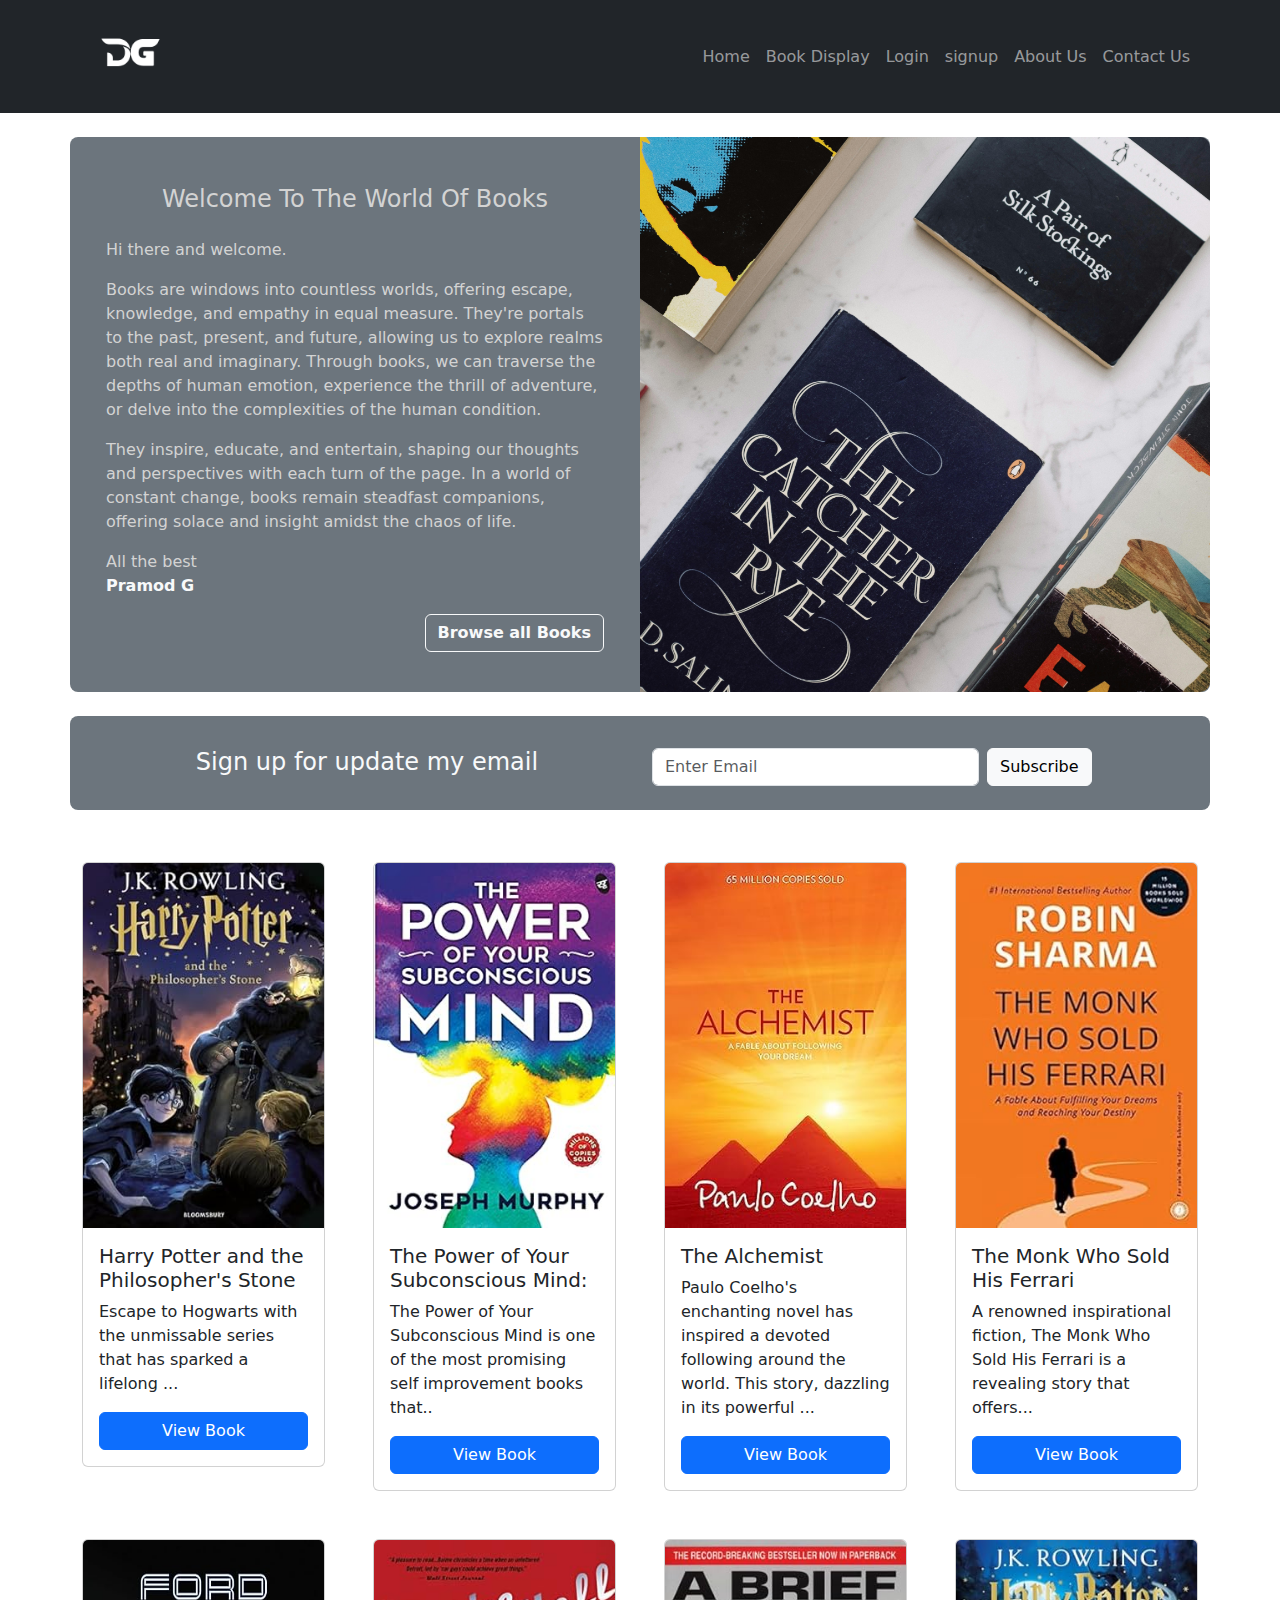
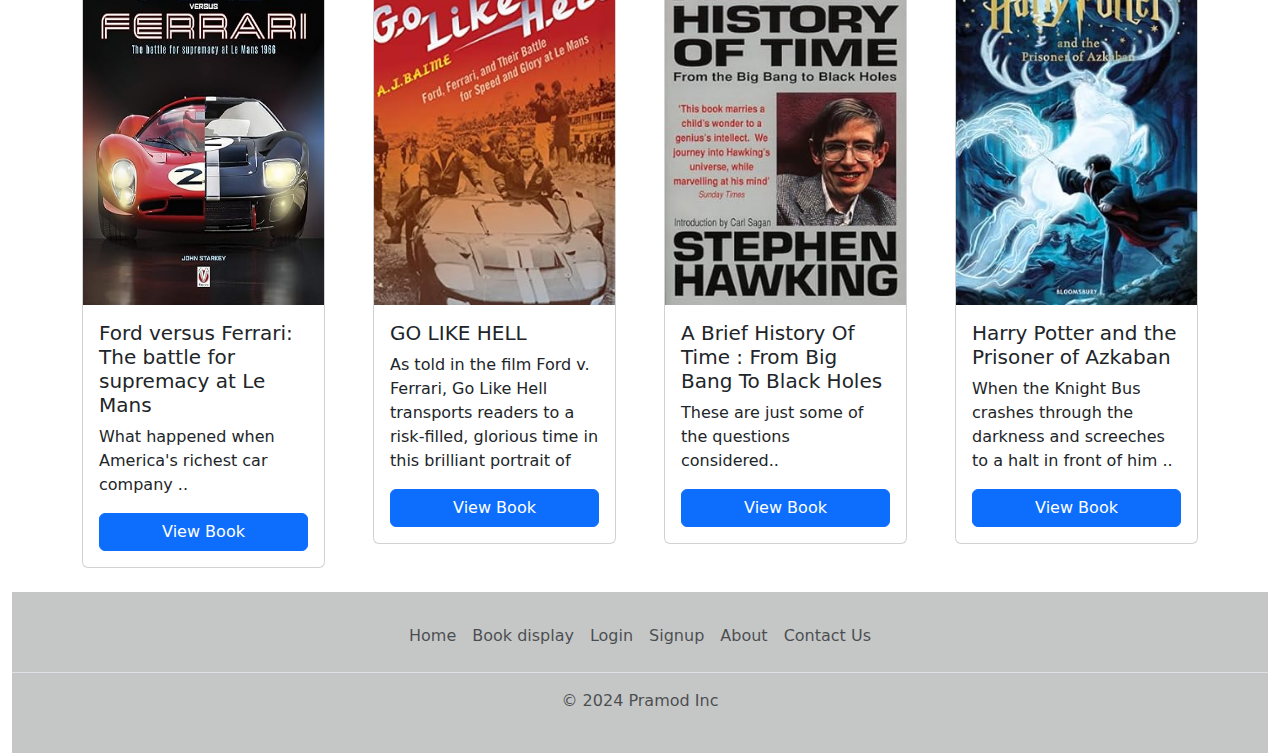
<file: index.html>
<!DOCTYPE html>
<html lang="en">

<head>
  <meta charset="UTF-8">
  <meta name="viewport" content="width=device-width, initial-scale=1.0">
  <title>home page</title>
  <link href="https://cdn.jsdelivr.net/npm/bootstrap@5.3.3/dist/css/bootstrap.min.css" rel="stylesheet"
    integrity="sha384-QWTKZyjpPEjISv5WaRU9OFeRpok6YctnYmDr5pNlyT2bRjXh0JMhjY6hW+ALEwIH" crossorigin="anonymous">
  <script src="https://cdn.jsdelivr.net/npm/bootstrap@5.3.3/dist/js/bootstrap.bundle.min.js"
    integrity="sha384-YvpcrYf0tY3lHB60NNkmXc5s9fDVZLESaAA55NDzOxhy9GkcIdslK1eN7N6jIeHz"
    crossorigin="anonymous"></script>
  <link rel="stylesheet" href="css/style.css">
</head>

<body>
  <nav class="navbar navbar-expand-lg navbar-dark bg-dark">
    <div class="container">
      <button class="navbar-toggler" type="button" data-bs-toggle="collapse" data-bs-target="#navbarSupportedContent"
        aria-controls="navbarSupportedContent" aria-expanded="false" aria-label="Toggle navigation">
        <span class="navbar-toggler-icon"></span>
      </button>
      <div class="collapse navbar-collapse justify-content-between" id="navbarSupportedContent">
        <img src="img/logo.png" style="width: 97px;" />
        <ul class="navbar-nav  mb-2 mb-lg-0">
          <li class="nav-item">
            <a class="nav-link " href="index.html">Home</a>
          </li>
          <li class="nav-item">
            <a class="nav-link" href="book_display.html">Book Display</a>
          </li>
          <li class="nav-item">
            <a class="nav-link" href="login.html">Login</a>
          </li>
          <li class="nav-item">
            <a class="nav-link" href="sign_up.html">signup</a>
          </li>
          <li class="nav-item">
            <a class="nav-link" href="#">About Us</a>
          </li>
          <li class="nav-item">
            <a class="nav-link" href="#">Contact Us</a>
          </li>
      </div>
    </div>
  </nav>

  <div class="container mt-4">

    <div class="row bg-secondary rounded-3">  <!--border rounded--> 
      <div class="col-12 col-md-6">
        <div class="p-4">
          <h4 class="text-center mt-4 mb-4 text-gray">Welcome To The World Of Books</h4>
          <p class="mt-3  text-gray">Hi there and welcome.</p>
          <p class=" text-gray">Books are windows into countless worlds, offering escape, knowledge, and empathy in equal measure. They're portals to the past, present, and future, allowing us to explore realms both real and imaginary. Through books, we can traverse the depths of human emotion, experience the thrill of adventure, or delve into the complexities of the human condition. </p>
          <p class=" text-gray">They inspire, educate, and entertain, shaping our thoughts and perspectives with each turn of the page. In a world of constant change, books remain steadfast companions, offering solace and insight amidst the chaos of life.
          </p>
          <p class="mb-0 text-gray">All the best</p>
          <p class="text-light"><b>Pramod G</b></p>
          <p class="text-end">
            <a href="book_display.html" class="btn btn-outline-light"><b>Browse all Books</b></a>
          </p>
        </div>
      </div>
      <div class="col-12 col-md-6 p-0 ">
        <img src="img/bg1.jpg" alt="" class="img img-fluid home-image-border">
      </div>
    </div>

    <div class="row mt-4 bg-secondary p-4 rounded-3 gy-2">
      <div class="col-lg-6 col-12">
        <h4 class="mb-0 text-center text-light">Sign up for update my email</h4>
      </div>
      <div class="col-lg-6 col-12">
        <form class="d-flex w-100"> <!-- d-flex is an alterantive of float-->
          <div class="home-email-input">
            <input type="text" class="form-control bt-light " placeholder="Enter Email" value="">
          </div>
          <button type="submit" class="btn btn-light ms-2">Subscribe</button>
        </form>
      </div>
    </div>

    <div class="row gy-5 gx-5 mt-1 mb-4"> <!--gy for y axis gutter, gx for x axis gutter-->

      <div class="col-4 col-md-6 col-lg-4 col-12 col-xl-3 col-sm-8">
        <div class="card">
          <img src="img/books/hp_1.jpg" class="card-img-top book-image-card-height" alt="book_image">
          <div class="card-body">
            <h5 class="card-title">Harry Potter and the Philosopher's Stone</h5>
            <p class="card-text">Escape to Hogwarts with the unmissable series that has sparked a lifelong ...</p>
            <a href="book_single_hp_1.html" class="btn btn-primary w-100">View Book</a>
          </div>
        </div>
      </div>

      <div class="col-4 col-md-6 col-lg-4 col-12 col-xl-3 col-sm-8">
        <div class="card">
          <img src="img/books/power_mind.jpg" class="card-img-top book-image-card-height" alt="book_image">
          <div class="card-body">
            <h5 class="card-title">The Power of Your Subconscious Mind:</h5>
            <p class="card-text">The Power of Your Subconscious Mind is one of the most promising self improvement books
              that..</p>
            <a href="book_single_power_of_mind.html" class="btn btn-primary w-100">View Book</a>
          </div>
        </div>
      </div>

      <div class="col-4 col-md-6 col-lg-4 col-12 col-xl-3 col-sm-8">
        <div class="card">
          <img src="img/books/alchemist.jpg" class="card-img-top book-image-card-height" alt="book_image">
          <div class="card-body">
            <h5 class="card-title">The Alchemist</h5>
            <p class="card-text">Paulo Coelho's enchanting novel has inspired a devoted following around the world. This
              story, dazzling in its powerful ...</p>
            <a href="book_single_alp.html" class="btn btn-primary w-100">View Book</a>
          </div>
        </div>
      </div>

      <div class="col-4 col-md-6 col-lg-4 col-12 col-xl-3 col-sm-8">
        <div class="card">
          <img src="img/books/monk_old.jpg" class="card-img-top book-image-card-height" alt="book_image">
          <div class="card-body">
            <h5 class="card-title">The Monk Who Sold His Ferrari</h5>
            <p class="card-text">A renowned inspirational fiction, The Monk Who Sold His Ferrari is a revealing story
              that offers...</p>
            <a href="book_single_monk.html" class="btn btn-primary w-100">View Book</a>
          </div>
        </div>
      </div>

      <div class="col-4 col-md-6 col-lg-4 col-12 col-xl-3 col-sm-8">
        <div class="card">
          <img src="img/books/fvsf.jpg" class="card-img-top book-image-card-height" alt="book_image">
          <div class="card-body">
            <h5 class="card-title">Ford versus Ferrari: The battle for supremacy at Le Mans</h5>
            <p class="card-text">What happened when America's richest car company ..</p>
            <a href="book_single_fvf.html" class="btn btn-primary w-100">View Book</a>
          </div>
        </div>
      </div>

      <div class="col-4 col-md-6 col-lg-4 col-12 col-xl-3 col-sm-8">
        <div class="card">
          <img src="img/books/ghl.jpg" class="card-img-top book-image-card-height" alt="book_image">
          <div class="card-body">
            <h5 class="card-title">GO LIKE HELL</h5>
            <p class="card-text">
              As told in the film Ford v. Ferrari, Go Like Hell transports readers to a risk-filled, glorious time in
              this brilliant portrait of
            </p>
            <a href="book_single_glh.html" class="btn btn-primary w-100">View Book</a>
          </div>
        </div>
      </div>

      <div class="col-4 col-md-6 col-lg-4 col-12 col-xl-3 col-sm-8">
        <div class="card">
          <img src="img/books/bhot.jpg" class="card-img-top book-image-card-height" alt="book_image">
          <div class="card-body">
            <h5 class="card-title">A Brief History Of Time : From Big Bang To Black Holes</h5>
            <p class="card-text">These are just some of the questions considered..</p>
            <a href="book_single_bhot.html" class="btn btn-primary w-100">View Book</a>
          </div>
        </div>
      </div>

      <div class="col-4 col-md-6 col-lg-4 col-12 col-xl-3 col-sm-8">
        <div class="card">
          <img src="img/books/hp_2.jpg" class="card-img-top book-image-card-height" alt="book_image">
          <div class="card-body">
            <h5 class="card-title">Harry Potter and the Prisoner of Azkaban</h5>
            <p class="card-text">When the Knight Bus crashes through the darkness and screeches to a halt in front of
              him ..</p>
            <a href="book_single_hp_2.html" class="btn btn-primary w-100">View Book</a>
          </div>
        </div>
      </div>

    </div>

  </div>

  <div class="container-fluid ">   
    <footer class="py-4" style="background-color: #c5c6c6;">
      <ul class="nav justify-content-center border-bottom pb-3 mb-3">
        <li class="nav-item"><a href="index.html" class="nav-link px-2 text-muted">Home</a></li>
        <li class="nav-item"><a href="book_display.html" class="nav-link px-2 text-muted">Book display</a></li>
        <li class="nav-item"><a href="login.html" class="nav-link px-2 text-muted">Login</a></li>
        <li class="nav-item"><a href="sign_up.html" class="nav-link px-2 text-muted">Signup</a></li>
        <li class="nav-item"><a href="#" class="nav-link px-2 text-muted">About</a></li>
        <li class="nav-item"><a href="#" class="nav-link px-2 text-muted">Contact Us</a></li>
      </ul>
      <p class="text-center text-muted">© 2024 Pramod Inc</p>
    </footer>
  </div>

</body>

</html>
</file>
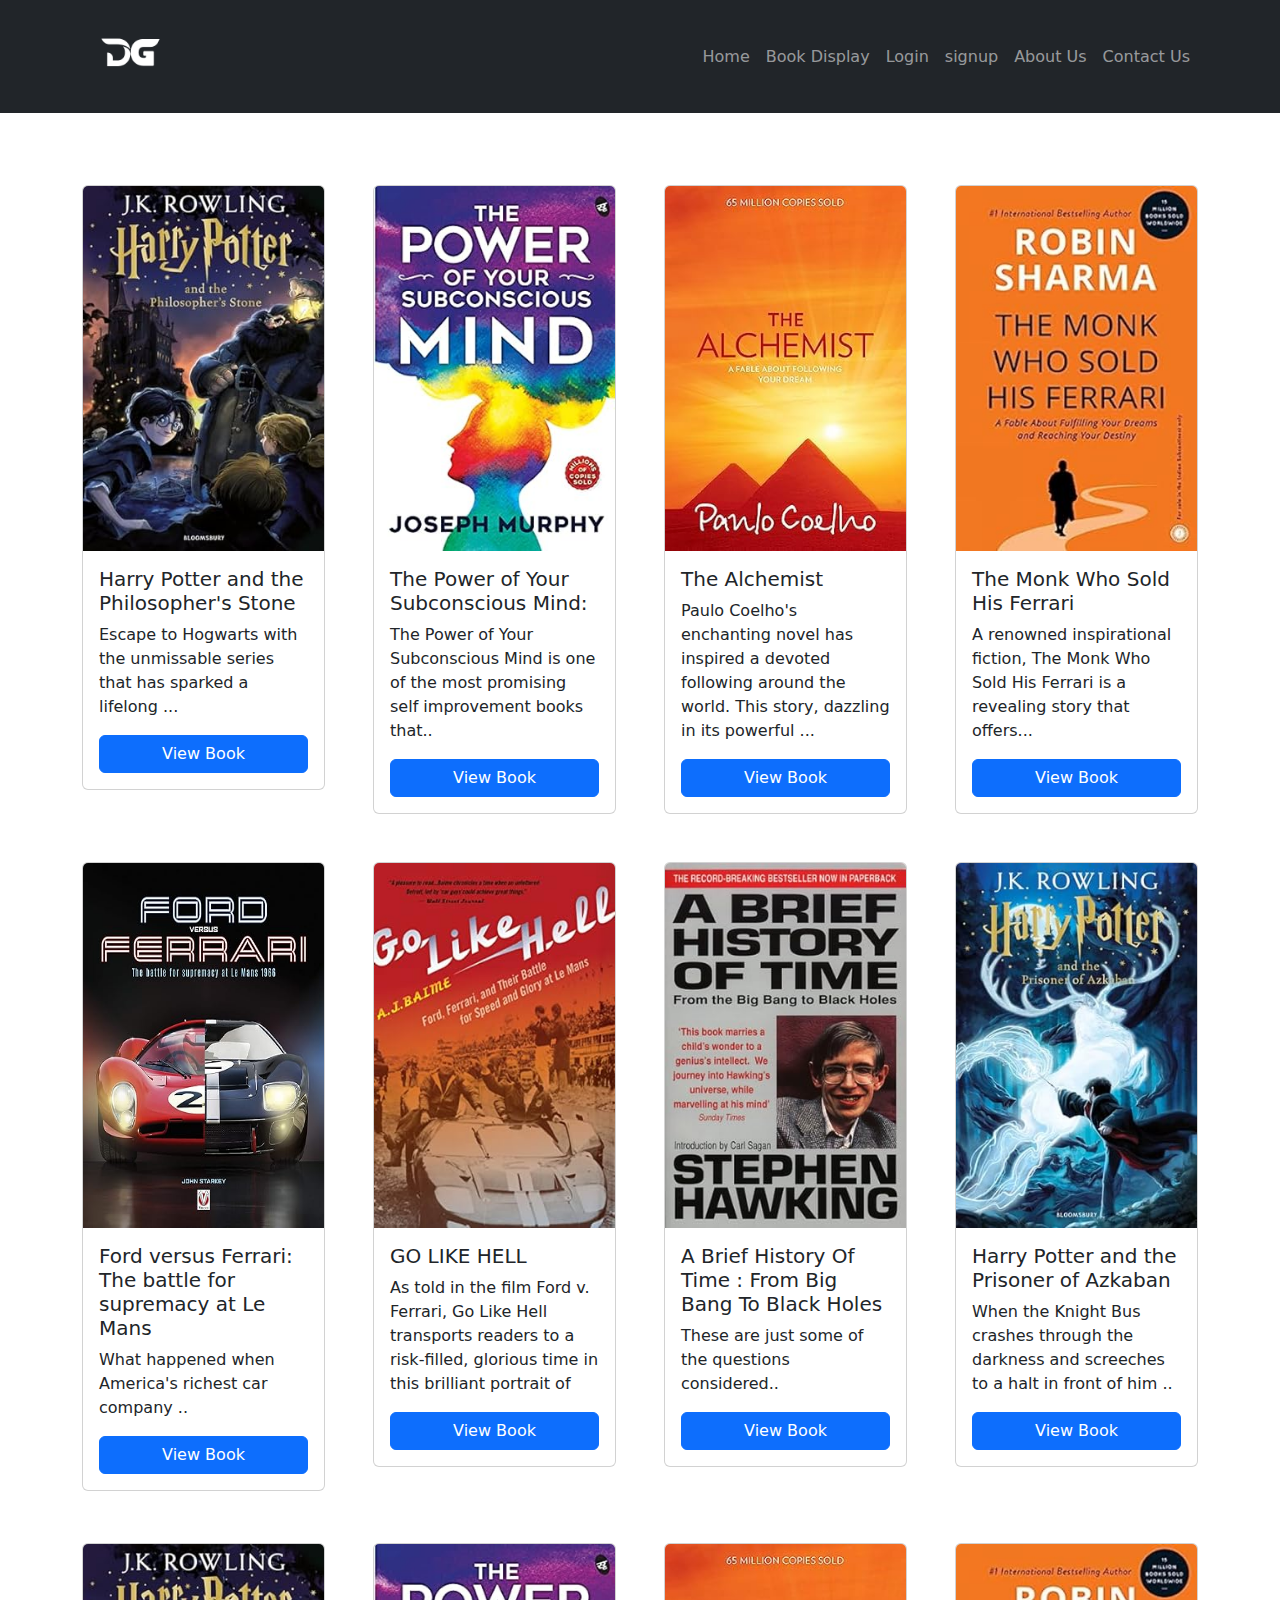
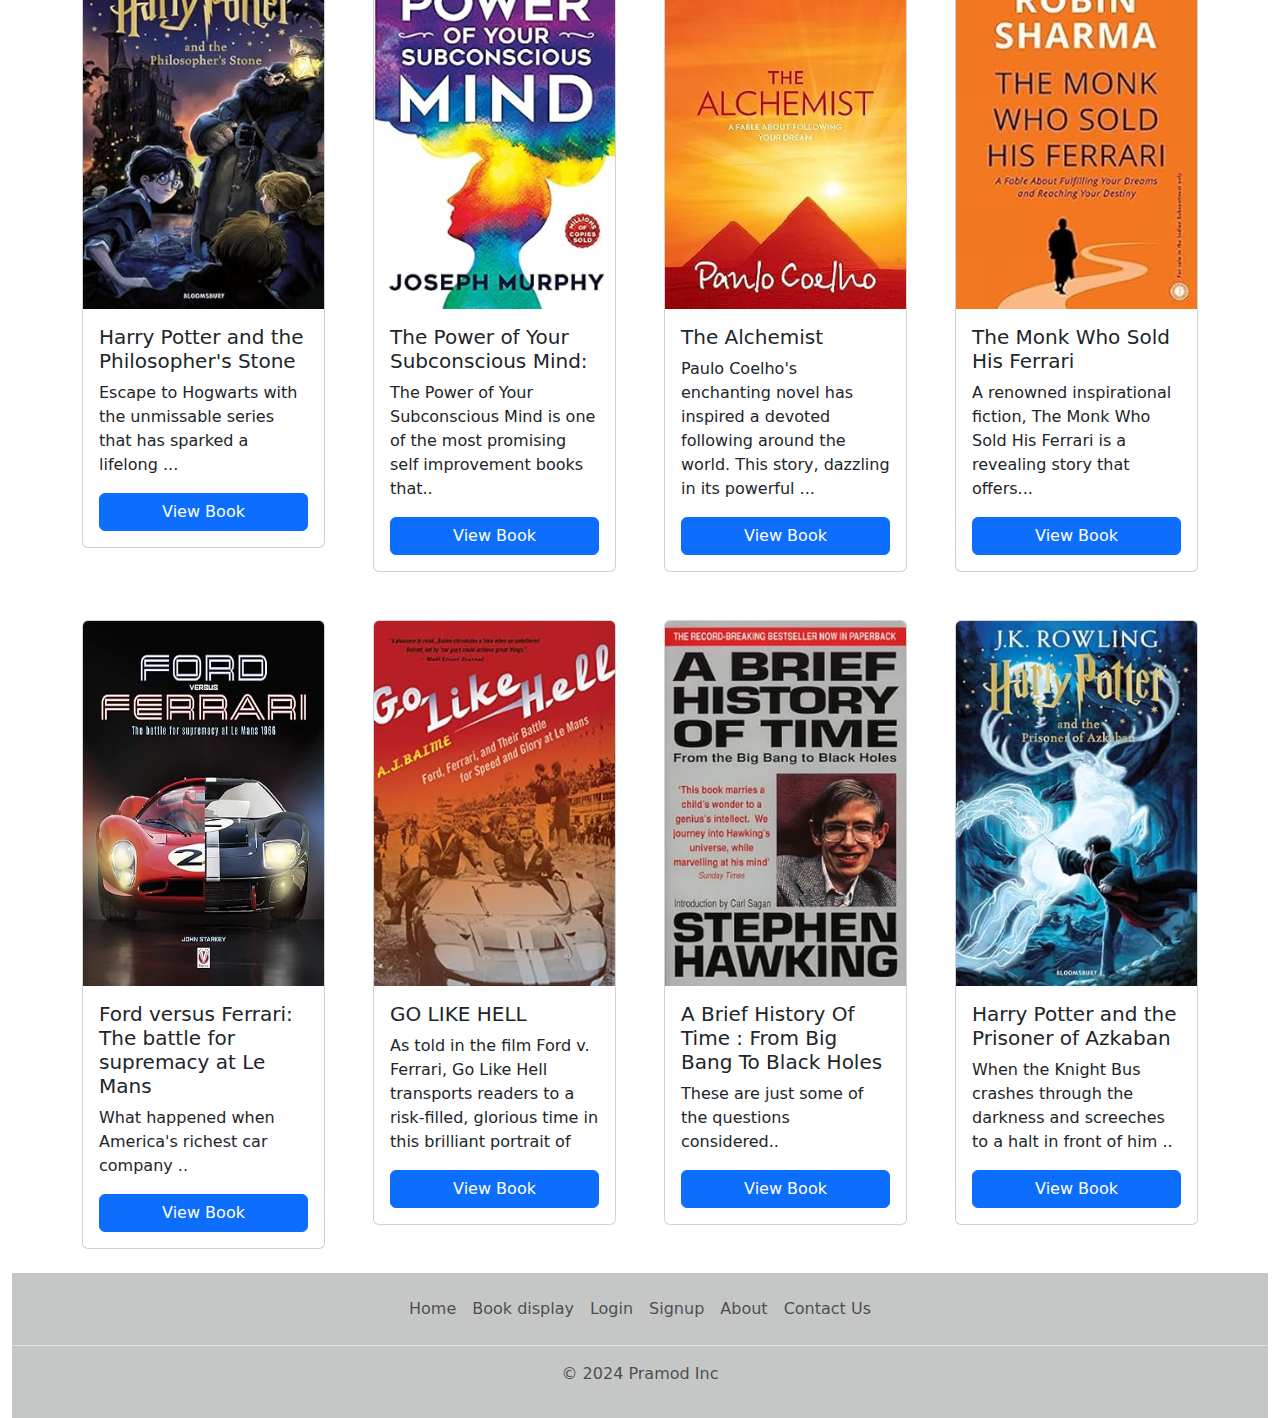
<file: book_display.html>
<!DOCTYPE html>
<html lang="en">

<head>
  <meta charset="UTF-8">
  <meta name="viewport" content="width=device-width, initial-scale=1.0">
  <title>Book Display</title>
  <link href="https://cdn.jsdelivr.net/npm/bootstrap@5.3.3/dist/css/bootstrap.min.css" rel="stylesheet"
    integrity="sha384-QWTKZyjpPEjISv5WaRU9OFeRpok6YctnYmDr5pNlyT2bRjXh0JMhjY6hW+ALEwIH" crossorigin="anonymous">
  <script src="https://cdn.jsdelivr.net/npm/bootstrap@5.3.3/dist/js/bootstrap.bundle.min.js"
    integrity="sha384-YvpcrYf0tY3lHB60NNkmXc5s9fDVZLESaAA55NDzOxhy9GkcIdslK1eN7N6jIeHz"
    crossorigin="anonymous"></script>
  <link rel="stylesheet" href="css/style.css">
</head>

<body>
  <nav class="navbar navbar-expand-lg navbar-dark bg-dark">
    <div class="container">
      <button class="navbar-toggler" type="button" data-bs-toggle="collapse" data-bs-target="#navbarSupportedContent"
        aria-controls="navbarSupportedContent" aria-expanded="false" aria-label="Toggle navigation">
        <span class="navbar-toggler-icon"></span>
      </button>
      <div class="collapse navbar-collapse justify-content-between" id="navbarSupportedContent">
        <img src="img/logo.png" style="width: 97px;" />
        <ul class="navbar-nav  mb-2 mb-lg-0">
          <li class="nav-item">
            <a class="nav-link " href="index.html">Home</a>
          </li>
          <li class="nav-item">
            <a class="nav-link" href="book_display.html">Book Display</a>
          </li>
          <li class="nav-item">
            <a class="nav-link" href="login.html">Login</a>
          </li>
          <li class="nav-item">
            <a class="nav-link" href="sign_up.html">signup</a>
          </li>
          <li class="nav-item">
            <a class="nav-link" href="#">About Us</a>
          </li>
          <li class="nav-item">
            <a class="nav-link" href="#">Contact Us</a>
          </li>
      </div>
    </div>
  </nav>

  <div class="container mt-4">
    <div class="row gy-5 gx-5 mt-1"> <!--gy for y axis gutter, gx for x axis gutter-->
      <div class="col-4 col-md-6 col-lg-4 col-12 col-xl-3 col-sm-8">
        <div class="card">
          <img src="img/books/hp_1.jpg" class="card-img-top book-image-card-height" alt="book_image">
          <div class="card-body">
            <h5 class="card-title">Harry Potter and the Philosopher's Stone</h5>
            <p class="card-text">Escape to Hogwarts with the unmissable series that has sparked a lifelong ...</p>
            <a href="book_single_hp_1.html" class="btn btn-primary w-100">View Book</a>
          </div>
        </div>
      </div>

      <div class="col-4 col-md-6 col-lg-4 col-12 col-xl-3 col-sm-8">
        <div class="card">
          <img src="img/books/power_mind.jpg" class="card-img-top book-image-card-height" alt="book_image">
          <div class="card-body">
            <h5 class="card-title">The Power of Your Subconscious Mind:</h5>
            <p class="card-text">The Power of Your Subconscious Mind is one of the most promising self improvement books
              that..</p>
            <a href="book_single_power_of_mind.html" class="btn btn-primary w-100">View Book</a>
          </div>
        </div>
      </div>

      <div class="col-4 col-md-6 col-lg-4 col-12 col-xl-3 col-sm-8">
        <div class="card">
          <img src="img/books/alchemist.jpg" class="card-img-top book-image-card-height" alt="book_image">
          <div class="card-body">
            <h5 class="card-title">The Alchemist</h5>
            <p class="card-text">Paulo Coelho's enchanting novel has inspired a devoted following around the world. This
              story, dazzling in its powerful ...</p>
            <a href="book_single_alp.html" class="btn btn-primary w-100">View Book</a>
          </div>
        </div>
      </div>

      <div class="col-4 col-md-6 col-lg-4 col-12 col-xl-3 col-sm-8">
        <div class="card">
          <img src="img/books/monk_old.jpg" class="card-img-top book-image-card-height" alt="book_image">
          <div class="card-body">
            <h5 class="card-title">The Monk Who Sold His Ferrari</h5>
            <p class="card-text">A renowned inspirational fiction, The Monk Who Sold His Ferrari is a revealing story
              that offers...</p>
            <a href="book_single_monk.html" class="btn btn-primary w-100">View Book</a>
          </div>
        </div>
      </div>

      <div class="col-4 col-md-6 col-lg-4 col-12 col-xl-3 col-sm-8">
        <div class="card">
          <img src="img/books/fvsf.jpg" class="card-img-top book-image-card-height" alt="book_image">
          <div class="card-body">
            <h5 class="card-title">Ford versus Ferrari: The battle for supremacy at Le Mans</h5>
            <p class="card-text">What happened when America's richest car company ..</p>
            <a href="book_single_fvf.html" class="btn btn-primary w-100">View Book</a>
          </div>
        </div>
      </div>

      <div class="col-4 col-md-6 col-lg-4 col-12 col-xl-3 col-sm-8">
        <div class="card">
          <img src="img/books/ghl.jpg" class="card-img-top book-image-card-height" alt="book_image">
          <div class="card-body">
            <h5 class="card-title">GO LIKE HELL</h5>
            <p class="card-text">
              As told in the film Ford v. Ferrari, Go Like Hell transports readers to a risk-filled, glorious time in
              this brilliant portrait of
            </p>
            <a href="book_single_glh.html" class="btn btn-primary w-100">View Book</a>
          </div>
        </div>
      </div>

      <div class="col-4 col-md-6 col-lg-4 col-12 col-xl-3 col-sm-8">
        <div class="card">
          <img src="img/books/bhot.jpg" class="card-img-top book-image-card-height" alt="book_image">
          <div class="card-body">
            <h5 class="card-title">A Brief History Of Time : From Big Bang To Black Holes</h5>
            <p class="card-text">These are just some of the questions considered..</p>
            <a href="book_single_bhot.html" class="btn btn-primary w-100">View Book</a>
          </div>
        </div>
      </div>

      <div class="col-4 col-md-6 col-lg-4 col-12 col-xl-3 col-sm-8">
        <div class="card">
          <img src="img/books/hp_2.jpg" class="card-img-top book-image-card-height" alt="book_image">
          <div class="card-body">
            <h5 class="card-title">Harry Potter and the Prisoner of Azkaban</h5>
            <p class="card-text">When the Knight Bus crashes through the darkness and screeches to a halt in front of
              him ..</p>
            <a href="book_single_hp_2.html" class="btn btn-primary w-100">View Book</a>
          </div>
        </div>
      </div>

    </div>

    <div class="row gy-5 gx-5 mt-1"> <!--gy for y axis gutter, gx for x axis gutter-->
        <div class="col-4 col-md-6 col-lg-4 col-12 col-xl-3 col-sm-8">
          <div class="card">
            <img src="img/books/hp_1.jpg" class="card-img-top book-image-card-height" alt="book_image">
            <div class="card-body">
              <h5 class="card-title">Harry Potter and the Philosopher's Stone</h5>
              <p class="card-text">Escape to Hogwarts with the unmissable series that has sparked a lifelong ...</p>
              <a href="book_single_hp_1.html" class="btn btn-primary w-100">View Book</a>
            </div>
          </div>
        </div>
  
        <div class="col-4 col-md-6 col-lg-4 col-12 col-xl-3 col-sm-8">
          <div class="card">
            <img src="img/books/power_mind.jpg" class="card-img-top book-image-card-height" alt="book_image">
            <div class="card-body">
              <h5 class="card-title">The Power of Your Subconscious Mind:</h5>
              <p class="card-text">The Power of Your Subconscious Mind is one of the most promising self improvement books
                that..</p>
              <a href="book_single_power_of_mind.html" class="btn btn-primary w-100">View Book</a>
            </div>
          </div>
        </div>
  
        <div class="col-4 col-md-6 col-lg-4 col-12 col-xl-3 col-sm-8">
          <div class="card">
            <img src="img/books/alchemist.jpg" class="card-img-top book-image-card-height" alt="book_image">
            <div class="card-body">
              <h5 class="card-title">The Alchemist</h5>
              <p class="card-text">Paulo Coelho's enchanting novel has inspired a devoted following around the world. This
                story, dazzling in its powerful ...</p>
              <a href="book_single_alp.html" class="btn btn-primary w-100">View Book</a>
            </div>
          </div>
        </div>
  
        <div class="col-4 col-md-6 col-lg-4 col-12 col-xl-3 col-sm-8">
          <div class="card">
            <img src="img/books/monk_old.jpg" class="card-img-top book-image-card-height" alt="book_image">
            <div class="card-body">
              <h5 class="card-title">The Monk Who Sold His Ferrari</h5>
              <p class="card-text">A renowned inspirational fiction, The Monk Who Sold His Ferrari is a revealing story
                that offers...</p>
              <a href="book_single_monk.html" class="btn btn-primary w-100">View Book</a>
            </div>
          </div>
        </div>
  
        <div class="col-4 col-md-6 col-lg-4 col-12 col-xl-3 col-sm-8">
          <div class="card">
            <img src="img/books/fvsf.jpg" class="card-img-top book-image-card-height" alt="book_image">
            <div class="card-body">
              <h5 class="card-title">Ford versus Ferrari: The battle for supremacy at Le Mans</h5>
              <p class="card-text">What happened when America's richest car company ..</p>
              <a href="book_single_fvf.html" class="btn btn-primary w-100">View Book</a>
            </div>
          </div>
        </div>
  
        <div class="col-4 col-md-6 col-lg-4 col-12 col-xl-3 col-sm-8">
          <div class="card">
            <img src="img/books/ghl.jpg" class="card-img-top book-image-card-height" alt="book_image">
            <div class="card-body">
              <h5 class="card-title">GO LIKE HELL</h5>
              <p class="card-text">
                As told in the film Ford v. Ferrari, Go Like Hell transports readers to a risk-filled, glorious time in
                this brilliant portrait of
              </p>
              <a href="book_single_glh.html" class="btn btn-primary w-100">View Book</a>
            </div>
          </div>
        </div>
  
        <div class="col-4 col-md-6 col-lg-4 col-12 col-xl-3 col-sm-8">
          <div class="card">
            <img src="img/books/bhot.jpg" class="card-img-top book-image-card-height" alt="book_image">
            <div class="card-body">
              <h5 class="card-title">A Brief History Of Time : From Big Bang To Black Holes</h5>
              <p class="card-text">These are just some of the questions considered..</p>
              <a href="book_single_bhot.html" class="btn btn-primary w-100">View Book</a>
            </div>
          </div>
        </div>
  
        <div class="col-4 col-md-6 col-lg-4 col-12 col-xl-3 col-sm-8">
          <div class="card">
            <img src="img/books/hp_2.jpg" class="card-img-top book-image-card-height" alt="book_image">
            <div class="card-body">
              <h5 class="card-title">Harry Potter and the Prisoner of Azkaban</h5>
              <p class="card-text">When the Knight Bus crashes through the darkness and screeches to a halt in front of
                him ..</p>
              <a href="book_single_hp_2.html" class="btn btn-primary w-100">View Book</a>
            </div>
          </div>
        </div>
  
      </div>

  </div>

  <div class="container-fluid mt-4">
    <footer class="py-3" style="background-color: #c5c6c6;">
      <ul class="nav justify-content-center border-bottom pb-3 mb-3">
        <li class="nav-item"><a href="index.html" class="nav-link px-2 text-muted">Home</a></li>
        <li class="nav-item"><a href="book_display.html" class="nav-link px-2 text-muted">Book display</a></li>
        <li class="nav-item"><a href="login.html" class="nav-link px-2 text-muted">Login</a></li>
        <li class="nav-item"><a href="sign_up.html" class="nav-link px-2 text-muted">Signup</a></li>
        <li class="nav-item"><a href="#" class="nav-link px-2 text-muted">About</a></li>
        <li class="nav-item"><a href="#" class="nav-link px-2 text-muted">Contact Us</a></li>
      </ul>
      <p class="text-center text-muted">© 2024 Pramod Inc</p>
    </footer>
  </div>

</body>

</html>
</file>
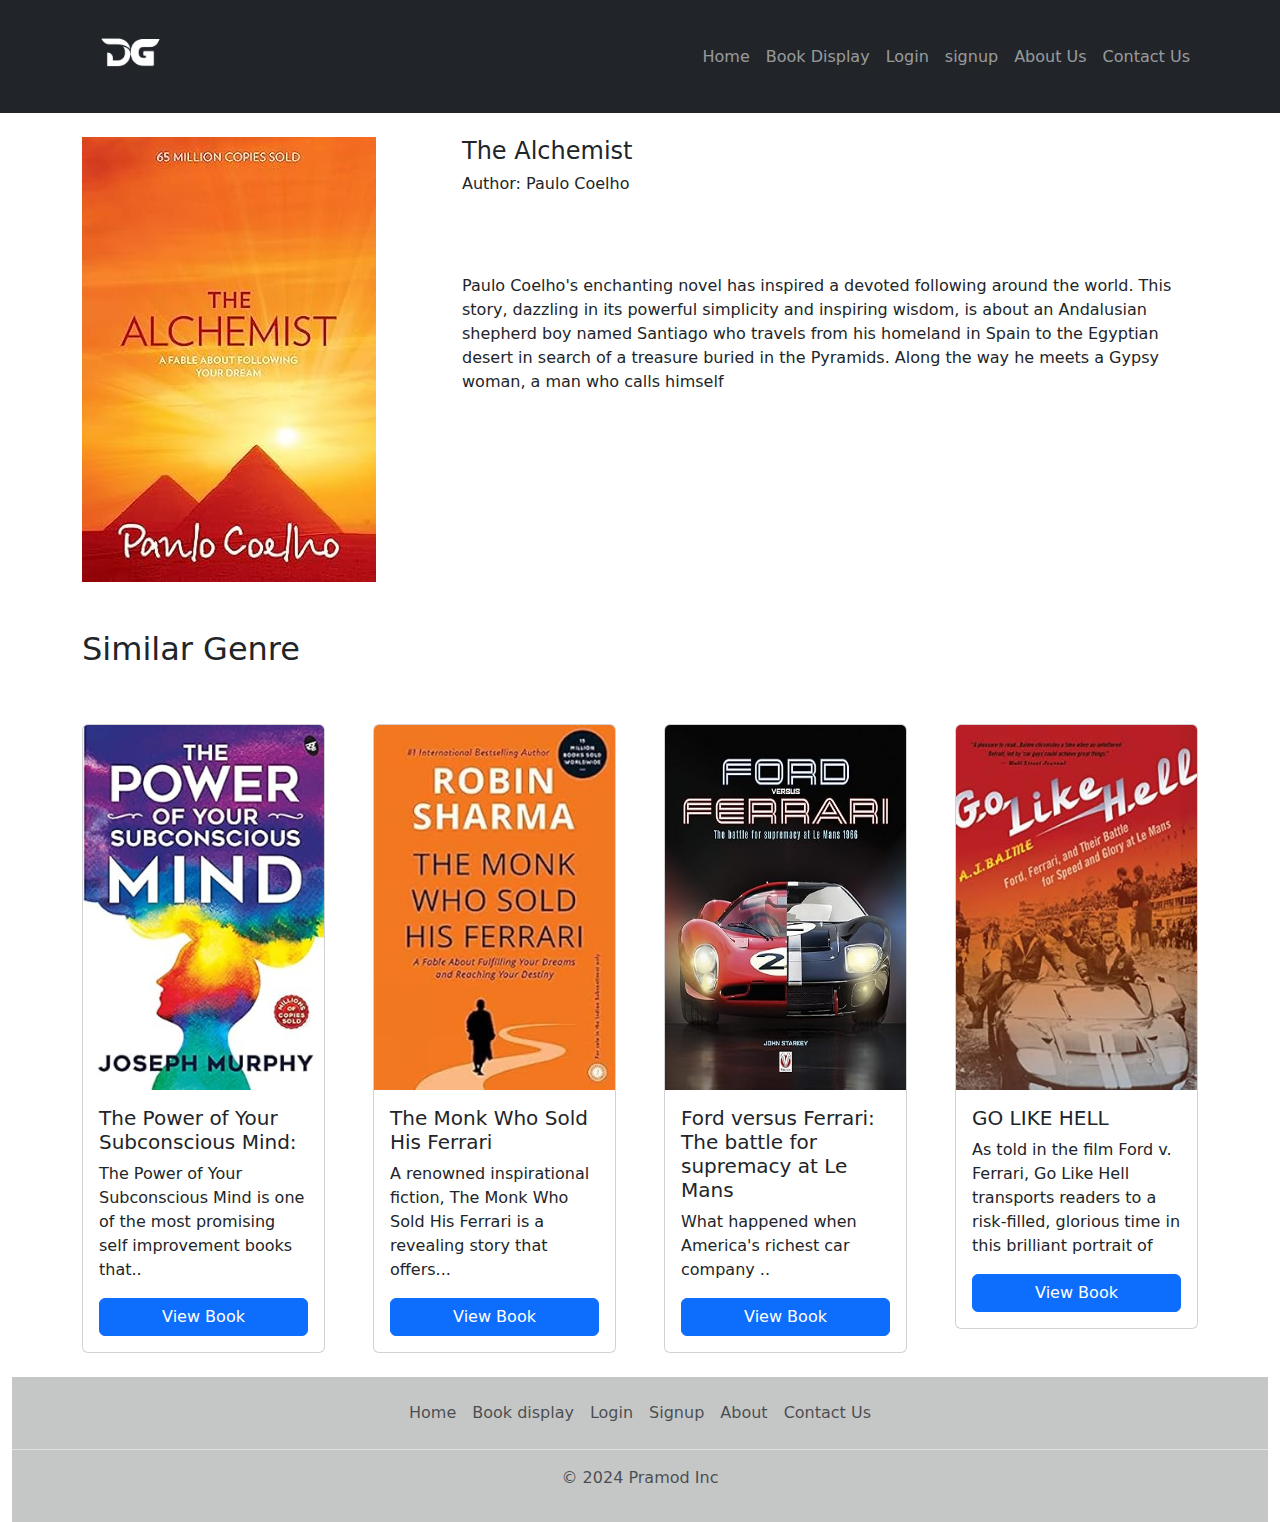
<file: book_single_alp.html>
<!DOCTYPE html>
<html lang="en">

<head>
    <meta charset="UTF-8">
    <meta name="viewport" content="width=device-width, initial-scale=1.0">
    <title>The Alchemist</title>
    <link href="https://cdn.jsdelivr.net/npm/bootstrap@5.3.3/dist/css/bootstrap.min.css" rel="stylesheet"
        integrity="sha384-QWTKZyjpPEjISv5WaRU9OFeRpok6YctnYmDr5pNlyT2bRjXh0JMhjY6hW+ALEwIH" crossorigin="anonymous">
    <script src="https://cdn.jsdelivr.net/npm/bootstrap@5.3.3/dist/js/bootstrap.bundle.min.js"
        integrity="sha384-YvpcrYf0tY3lHB60NNkmXc5s9fDVZLESaAA55NDzOxhy9GkcIdslK1eN7N6jIeHz"
        crossorigin="anonymous"></script>
    <link rel="stylesheet" href="css/style.css">
</head>

<body>
    <nav class="navbar navbar-expand-lg navbar-dark bg-dark">
        <div class="container">
            <button class="navbar-toggler" type="button" data-bs-toggle="collapse"
                data-bs-target="#navbarSupportedContent" aria-controls="navbarSupportedContent" aria-expanded="false"
                aria-label="Toggle navigation">
                <span class="navbar-toggler-icon"></span>
            </button>
            <div class="collapse navbar-collapse justify-content-between" id="navbarSupportedContent">
                <img src="img/logo.png" style="width: 97px;" />
                <ul class="navbar-nav  mb-2 mb-lg-0">
                    <li class="nav-item">
                        <a class="nav-link " href="index.html">Home</a>
                    </li>
                    <li class="nav-item">
                        <a class="nav-link" href="book_display.html">Book Display</a>
                    </li>
                    <li class="nav-item">
                        <a class="nav-link" href="login.html">Login</a>
                    </li>
                    <li class="nav-item">
                        <a class="nav-link" href="sign_up.html">signup</a>
                    </li>
                    <li class="nav-item">
                        <a class="nav-link" href="#">About Us</a>
                    </li>
                    <li class="nav-item">
                        <a class="nav-link" href="#">Contact Us</a>
                    </li>
            </div>
        </div>
    </nav>
    <div class="container mt-4 mb-4">
        <div class="row gy-3">
            <div class="col-12 col-lg-4">
                <img src="img/books/alchemist.jpg" class="img img-fluid" alt="">
            </div>
            <div class="col-12 col-lg-8">
                <h4>The Alchemist</h4>
                <h6>Author: Paulo Coelho </h6>
                <p class="single-book-margin">
                    Paulo Coelho's enchanting novel has inspired a devoted following around the world. This story,
                    dazzling in its powerful simplicity and inspiring wisdom, is about an Andalusian shepherd boy named
                    Santiago who travels from his homeland in Spain to the Egyptian desert in search of a treasure
                    buried in the Pyramids. Along the way he meets a Gypsy woman, a man who calls himself
                </p>
            </div>
        </div>

        <div class="row mt-5">
            <div class="col">
                <h2>Similar Genre</h2>
            </div>
        </div>
        <div class="row mt-0 gy-5 gx-5">
            <div class="col-4 col-md-6 col-lg-4 col-12 col-xl-3 col-sm-8">
                <div class="card">
                    <img src="img/books/power_mind.jpg" class="card-img-top book-image-card-height" alt="book_image">
                    <div class="card-body">
                        <h5 class="card-title">The Power of Your Subconscious Mind:</h5>
                        <p class="card-text">The Power of Your Subconscious Mind is one of the most promising self
                            improvement books
                            that..</p>
                        <a href="book_single_power_of_mind.html" class="btn btn-primary w-100">View Book</a>
                    </div>
                </div>
            </div>
            <div class="col-4 col-md-6 col-lg-4 col-12 col-xl-3 col-sm-8">
                <div class="card">
                    <img src="img/books/monk_old.jpg" class="card-img-top book-image-card-height" alt="book_image">
                    <div class="card-body">
                        <h5 class="card-title">The Monk Who Sold His Ferrari</h5>
                        <p class="card-text">A renowned inspirational fiction, The Monk Who Sold His Ferrari is a
                            revealing story
                            that offers...</p>
                        <a href="book_single_monk.html" class="btn btn-primary w-100">View Book</a>
                    </div>
                </div>
            </div>
            <div class="col-4 col-md-6 col-lg-4 col-12 col-xl-3 col-sm-8">
                <div class="card">
                    <img src="img/books/fvsf.jpg" class="card-img-top book-image-card-height" alt="book_image">
                    <div class="card-body">
                        <h5 class="card-title">Ford versus Ferrari: The battle for supremacy at Le Mans</h5>
                        <p class="card-text">What happened when America's richest car company ..</p>
                        <a href="book_single_fvf.html" class="btn btn-primary w-100">View Book</a>
                    </div>
                </div>
            </div>
            <div class="col-4 col-md-6 col-lg-4 col-12 col-xl-3 col-sm-8">
                <div class="card">
                    <img src="img/books/ghl.jpg" class="card-img-top book-image-card-height" alt="book_image">
                    <div class="card-body">
                        <h5 class="card-title">GO LIKE HELL</h5>
                        <p class="card-text">
                            As told in the film Ford v. Ferrari, Go Like Hell transports readers to a risk-filled,
                            glorious time in
                            this brilliant portrait of
                        </p>
                        <a href="book_single_glh.html" class="btn btn-primary w-100">View Book</a>
                    </div>
                </div>
            </div>
        </div>
    </div>
    <div class="container-fluid mt-4">
        <footer class="py-3" style="background-color: #c5c6c6;">
            <ul class="nav justify-content-center border-bottom pb-3 mb-3">
                <li class="nav-item"><a href="index.html" class="nav-link px-2 text-muted">Home</a></li>
                <li class="nav-item"><a href="book_display.html" class="nav-link px-2 text-muted">Book display</a></li>
                <li class="nav-item"><a href="login.html" class="nav-link px-2 text-muted">Login</a></li>
                <li class="nav-item"><a href="sign_up.html" class="nav-link px-2 text-muted">Signup</a></li>
                <li class="nav-item"><a href="#" class="nav-link px-2 text-muted">About</a></li>
                <li class="nav-item"><a href="#" class="nav-link px-2 text-muted">Contact Us</a></li>
            </ul>
            <p class="text-center text-muted">© 2024 Pramod Inc</p>
        </footer>
    </div>

</body>

</html>
</file>
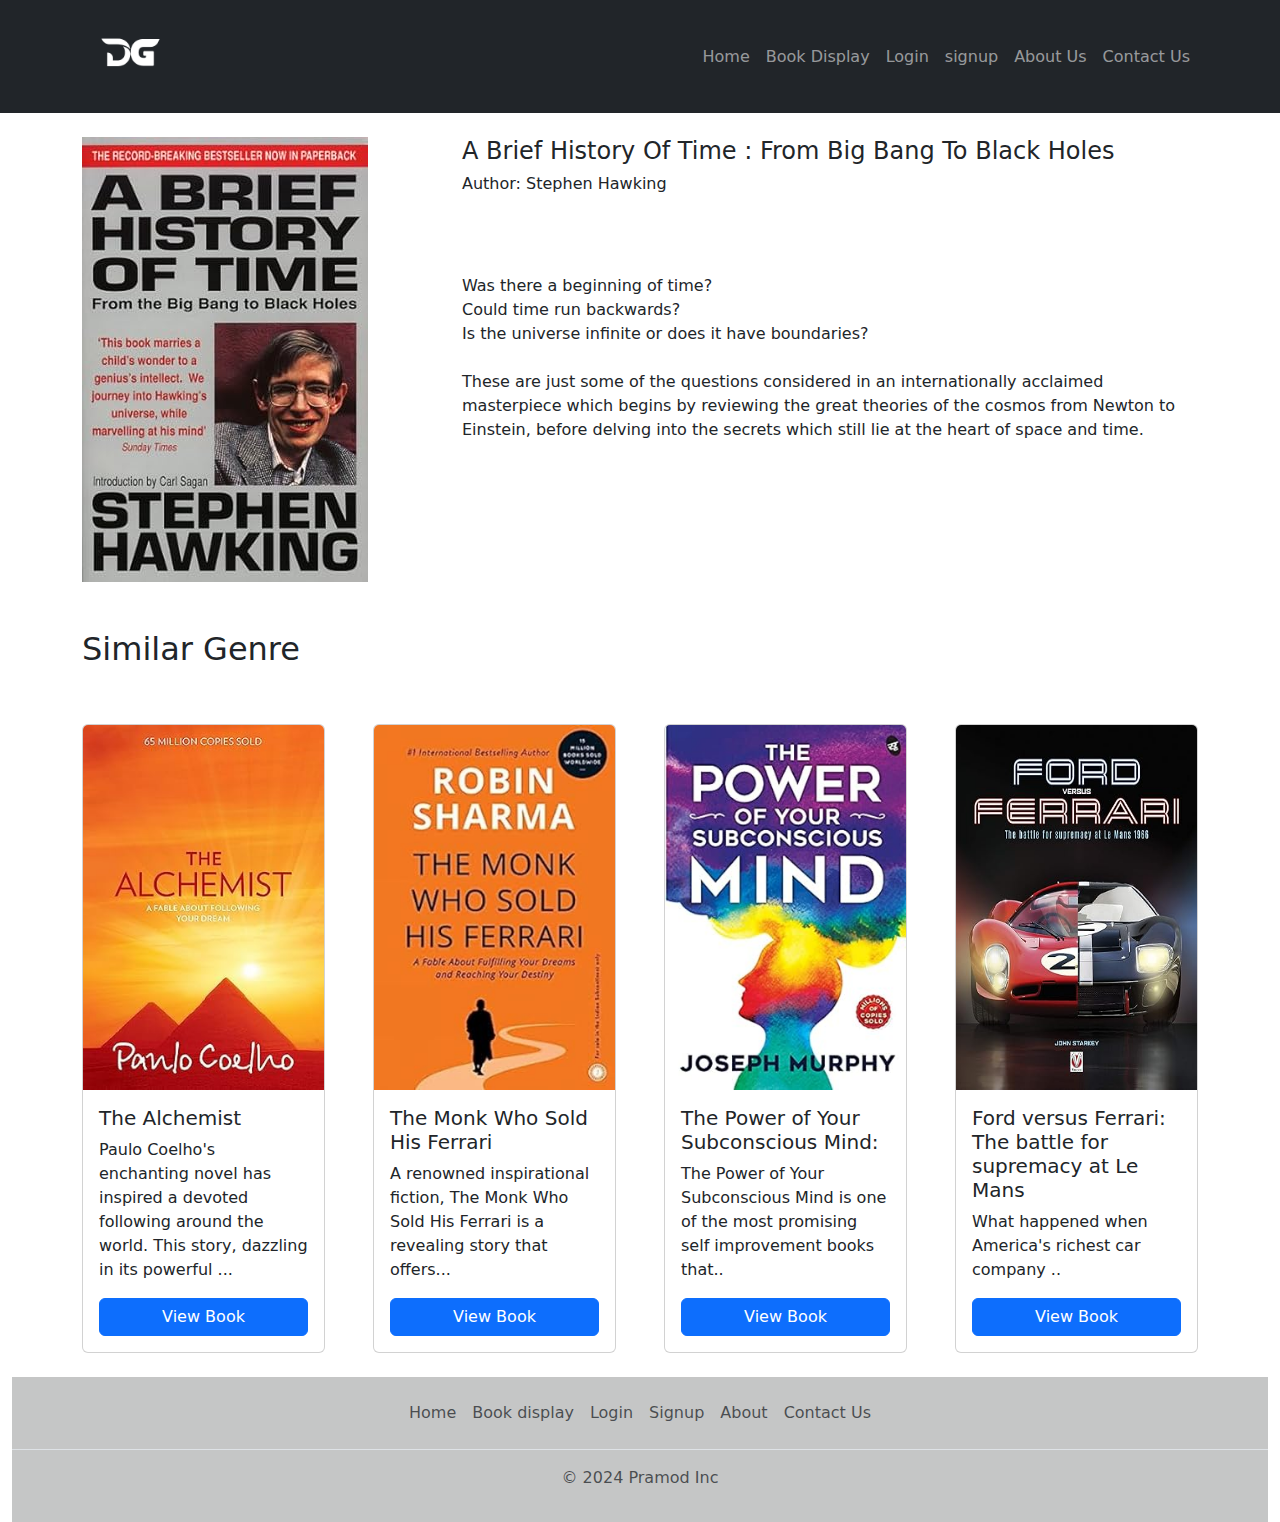
<file: book_single_bhot.html>
<!DOCTYPE html>
<html lang="en">

<head>
    <meta charset="UTF-8">
    <meta name="viewport" content="width=device-width, initial-scale=1.0">
    <title>A Brief History Of Time : From Big Bang To Black Holes
    </title>
    <link href="https://cdn.jsdelivr.net/npm/bootstrap@5.3.3/dist/css/bootstrap.min.css" rel="stylesheet"
        integrity="sha384-QWTKZyjpPEjISv5WaRU9OFeRpok6YctnYmDr5pNlyT2bRjXh0JMhjY6hW+ALEwIH" crossorigin="anonymous">
    <script src="https://cdn.jsdelivr.net/npm/bootstrap@5.3.3/dist/js/bootstrap.bundle.min.js"
        integrity="sha384-YvpcrYf0tY3lHB60NNkmXc5s9fDVZLESaAA55NDzOxhy9GkcIdslK1eN7N6jIeHz"
        crossorigin="anonymous"></script>
    <link rel="stylesheet" href="css/style.css">
</head>

<body>
    <nav class="navbar navbar-expand-lg navbar-dark bg-dark">
        <div class="container">
            <button class="navbar-toggler" type="button" data-bs-toggle="collapse"
                data-bs-target="#navbarSupportedContent" aria-controls="navbarSupportedContent" aria-expanded="false"
                aria-label="Toggle navigation">
                <span class="navbar-toggler-icon"></span>
            </button>
            <div class="collapse navbar-collapse justify-content-between" id="navbarSupportedContent">
                <img src="img/logo.png" style="width: 97px;" />
                <ul class="navbar-nav  mb-2 mb-lg-0">
                    <li class="nav-item">
                        <a class="nav-link " href="index.html">Home</a>
                    </li>
                    <li class="nav-item">
                        <a class="nav-link" href="book_display.html">Book Display</a>
                    </li>
                    <li class="nav-item">
                        <a class="nav-link" href="login.html">Login</a>
                    </li>
                    <li class="nav-item">
                        <a class="nav-link" href="sign_up.html">signup</a>
                    </li>
                    <li class="nav-item">
                        <a class="nav-link" href="#">About Us</a>
                    </li>
                    <li class="nav-item">
                        <a class="nav-link" href="#">Contact Us</a>
                    </li>
            </div>
        </div>
    </nav>
    <div class="container mt-4 mb-4">
        <div class="row gy-3">
            <div class="col-12 col-lg-4">
                <img src="img/books/bhot.jpg" class="img img-fluid" alt="">
            </div>
            <div class="col-12 col-lg-8">
                <h4>A Brief History Of Time : From Big Bang To Black Holes</h4>
                <h6>Author:  Stephen Hawking</h6>
                <p class="single-book-margin">
                    Was there a beginning of time? <br>
                    Could time run backwards? <br>
                    Is the universe infinite or does it have boundaries? <br>
                    <br>
                    These are just some of the questions considered in an internationally acclaimed masterpiece which begins by reviewing the great theories of the cosmos from Newton to Einstein, before delving into the secrets which still lie at the heart of space and time.                </p>
            </div>
        </div>

        <div class="row mt-5">
            <div class="col">
                <h2>Similar Genre</h2>
            </div>
        </div>
        <div class="row mt-0 gy-5 gx-5">
            <div class="col-4 col-md-6 col-lg-4 col-12 col-xl-3 col-sm-8">
                <div class="card">
                    <img src="img/books/alchemist.jpg" class="card-img-top book-image-card-height" alt="book_image">
                    <div class="card-body">
                        <h5 class="card-title">The Alchemist</h5>
                        <p class="card-text">Paulo Coelho's enchanting novel has inspired a devoted following around the
                            world. This
                            story, dazzling in its powerful ...</p>
                        <a href="book_single_alp.html" class="btn btn-primary w-100">View Book</a>
                    </div>
                </div>
            </div>
            <div class="col-4 col-md-6 col-lg-4 col-12 col-xl-3 col-sm-8">
                <div class="card">
                    <img src="img/books/monk_old.jpg" class="card-img-top book-image-card-height" alt="book_image">
                    <div class="card-body">
                        <h5 class="card-title">The Monk Who Sold His Ferrari</h5>
                        <p class="card-text">A renowned inspirational fiction, The Monk Who Sold His Ferrari is a
                            revealing story
                            that offers...</p>
                        <a href="book_single_monk.html" class="btn btn-primary w-100">View Book</a>
                    </div>
                </div>
            </div>
            <div class="col-4 col-md-6 col-lg-4 col-12 col-xl-3 col-sm-8">
                <div class="card">
                  <img src="img/books/power_mind.jpg" class="card-img-top book-image-card-height" alt="book_image">
                  <div class="card-body">
                    <h5 class="card-title">The Power of Your Subconscious Mind:</h5>
                    <p class="card-text">The Power of Your Subconscious Mind is one of the most promising self improvement books
                      that..</p>
                    <a href="book_single_power_of_mind.html" class="btn btn-primary w-100">View Book</a>
                  </div>
                </div>
              </div>
              <div class="col-4 col-md-6 col-lg-4 col-12 col-xl-3 col-sm-8">
                <div class="card">
                  <img src="img/books/fvsf.jpg" class="card-img-top book-image-card-height" alt="book_image">
                  <div class="card-body">
                    <h5 class="card-title">Ford versus Ferrari: The battle for supremacy at Le Mans</h5>
                    <p class="card-text">What happened when America's richest car company ..</p>
                    <a href="book_single_fvf.html" class="btn btn-primary w-100">View Book</a>
                  </div>
                </div>
              </div>
        </div>
    </div>
    <div class="container-fluid mt-4">
        <footer class="py-3" style="background-color: #c5c6c6;">
            <ul class="nav justify-content-center border-bottom pb-3 mb-3">
                <li class="nav-item"><a href="index.html" class="nav-link px-2 text-muted">Home</a></li>
                <li class="nav-item"><a href="book_display.html" class="nav-link px-2 text-muted">Book display</a></li>
                <li class="nav-item"><a href="login.html" class="nav-link px-2 text-muted">Login</a></li>
                <li class="nav-item"><a href="sign_up.html" class="nav-link px-2 text-muted">Signup</a></li>
                <li class="nav-item"><a href="#" class="nav-link px-2 text-muted">About</a></li>
                <li class="nav-item"><a href="#" class="nav-link px-2 text-muted">Contact Us</a></li>
            </ul>
            <p class="text-center text-muted">© 2024 Pramod Inc</p>
        </footer>
    </div>

</body>

</html>
</file>
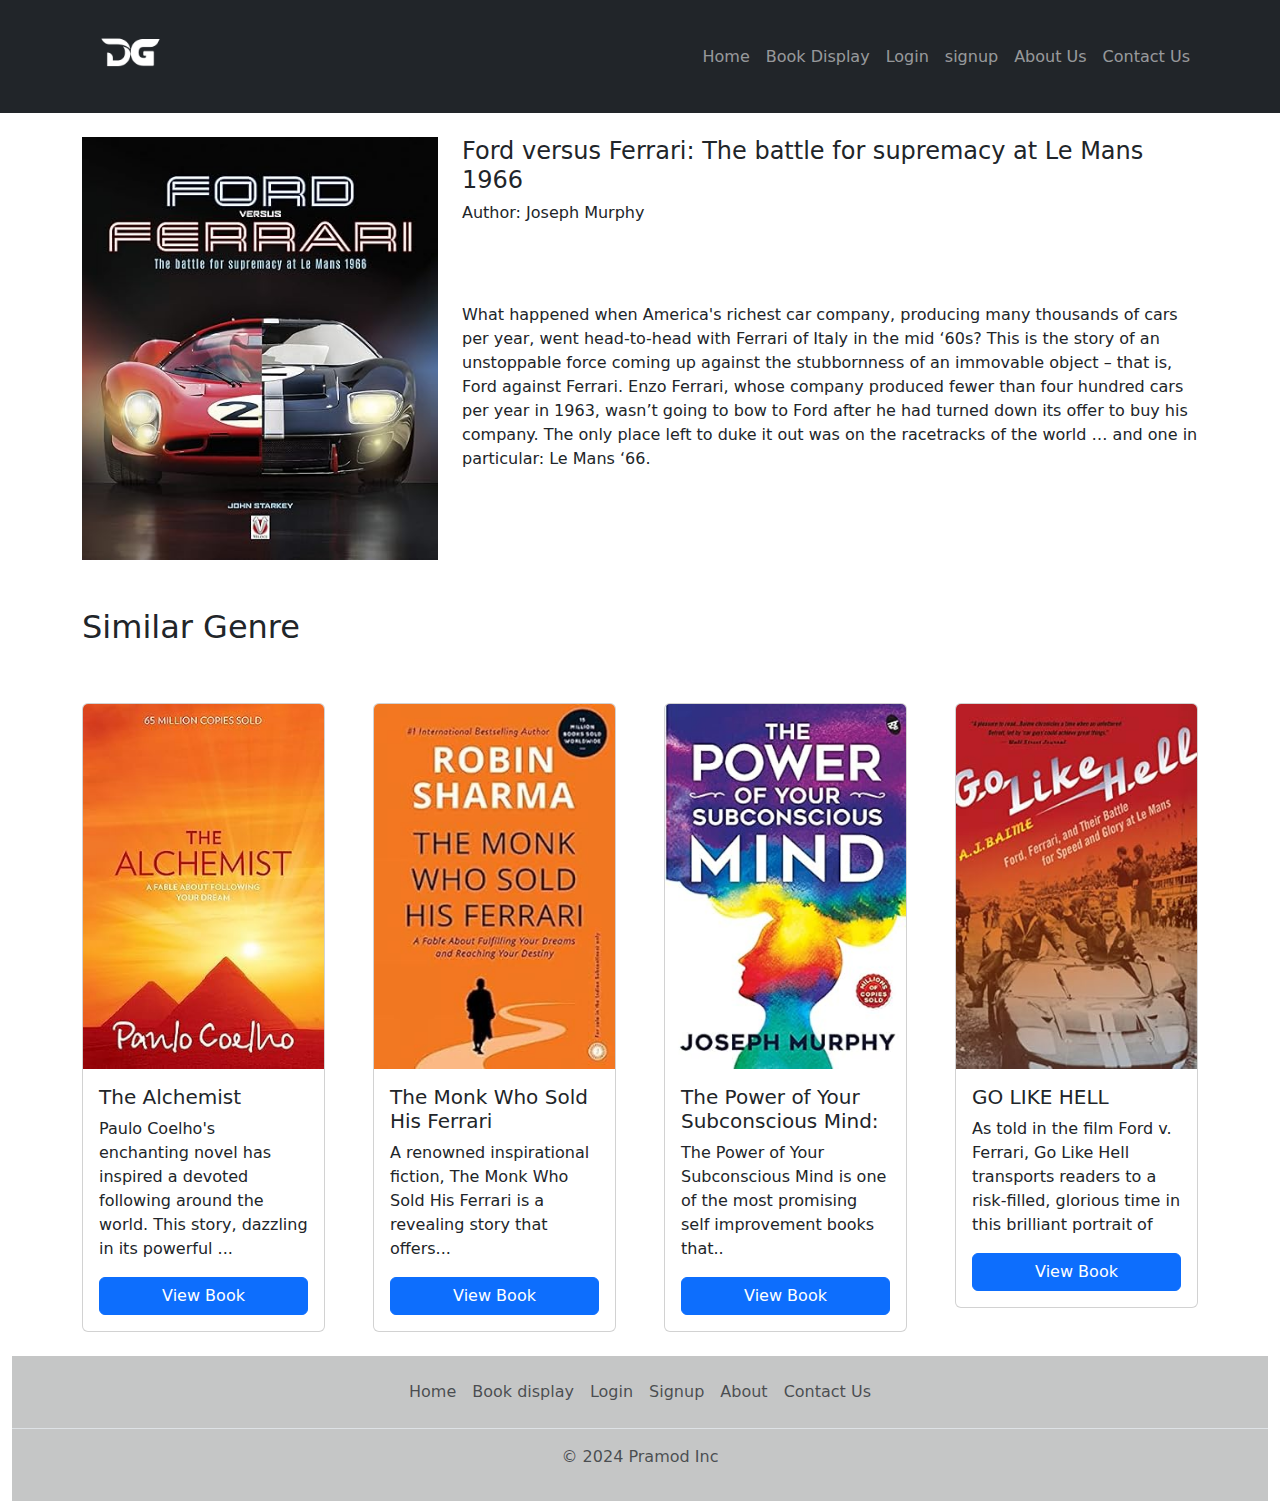
<file: book_single_fvf.html>
<!DOCTYPE html>
<html lang="en">

<head>
    <meta charset="UTF-8">
    <meta name="viewport" content="width=device-width, initial-scale=1.0">
    <title>Ford versus Ferrari: The battle for supremacy at Le Mans 1966
    </title>
    <link href="https://cdn.jsdelivr.net/npm/bootstrap@5.3.3/dist/css/bootstrap.min.css" rel="stylesheet"
        integrity="sha384-QWTKZyjpPEjISv5WaRU9OFeRpok6YctnYmDr5pNlyT2bRjXh0JMhjY6hW+ALEwIH" crossorigin="anonymous">
    <script src="https://cdn.jsdelivr.net/npm/bootstrap@5.3.3/dist/js/bootstrap.bundle.min.js"
        integrity="sha384-YvpcrYf0tY3lHB60NNkmXc5s9fDVZLESaAA55NDzOxhy9GkcIdslK1eN7N6jIeHz"
        crossorigin="anonymous"></script>
    <link rel="stylesheet" href="css/style.css">
</head>

<body>
    <nav class="navbar navbar-expand-lg navbar-dark bg-dark">
        <div class="container">
            <button class="navbar-toggler" type="button" data-bs-toggle="collapse"
                data-bs-target="#navbarSupportedContent" aria-controls="navbarSupportedContent" aria-expanded="false"
                aria-label="Toggle navigation">
                <span class="navbar-toggler-icon"></span>
            </button>
            <div class="collapse navbar-collapse justify-content-between" id="navbarSupportedContent">
                <img src="img/logo.png" style="width: 97px;" />
                <ul class="navbar-nav  mb-2 mb-lg-0">
                    <li class="nav-item">
                        <a class="nav-link " href="index.html">Home</a>
                    </li>
                    <li class="nav-item">
                        <a class="nav-link" href="book_display.html">Book Display</a>
                    </li>
                    <li class="nav-item">
                        <a class="nav-link" href="login.html">Login</a>
                    </li>
                    <li class="nav-item">
                        <a class="nav-link" href="sign_up.html">signup</a>
                    </li>
                    <li class="nav-item">
                        <a class="nav-link" href="#">About Us</a>
                    </li>
                    <li class="nav-item">
                        <a class="nav-link" href="#">Contact Us</a>
                    </li>
            </div>
        </div>
    </nav>
    <div class="container mt-4 mb-4">
        <div class="row gy-3">
            <div class="col-12 col-lg-4">
                <img src="img/books/fvsf.jpg" class="img img-fluid" alt="">
            </div>
            <div class="col-12 col-lg-8">
                <h4>Ford versus Ferrari: The battle for supremacy at Le Mans 1966</h4>
                <h6>Author: Joseph Murphy</h6>
                <p class="single-book-margin">
                    What happened when America's richest car company, producing many thousands of cars per year, went head-to-head with Ferrari of Italy in the mid ‘60s? This is the story of an unstoppable force coming up against the stubbornness of an immovable object – that is, Ford against Ferrari. Enzo Ferrari, whose company produced fewer than four hundred cars per year in 1963, wasn’t going to bow to Ford after he had turned down its offer to buy his company. The only place left to duke it out was on the racetracks of the world … and one in particular: Le Mans ‘66.

                </p>
            </div>
        </div>

        <div class="row mt-5">
            <div class="col">
                <h2>Similar Genre</h2>
            </div>
        </div>
        <div class="row mt-0 gy-5 gx-5">
            <div class="col-4 col-md-6 col-lg-4 col-12 col-xl-3 col-sm-8">
                <div class="card">
                    <img src="img/books/alchemist.jpg" class="card-img-top book-image-card-height" alt="book_image">
                    <div class="card-body">
                        <h5 class="card-title">The Alchemist</h5>
                        <p class="card-text">Paulo Coelho's enchanting novel has inspired a devoted following around the
                            world. This
                            story, dazzling in its powerful ...</p>
                        <a href="book_single_alp.html" class="btn btn-primary w-100">View Book</a>
                    </div>
                </div>
            </div>
            <div class="col-4 col-md-6 col-lg-4 col-12 col-xl-3 col-sm-8">
                <div class="card">
                    <img src="img/books/monk_old.jpg" class="card-img-top book-image-card-height" alt="book_image">
                    <div class="card-body">
                        <h5 class="card-title">The Monk Who Sold His Ferrari</h5>
                        <p class="card-text">A renowned inspirational fiction, The Monk Who Sold His Ferrari is a
                            revealing story
                            that offers...</p>
                        <a href="book_single_monk.html" class="btn btn-primary w-100">View Book</a>
                    </div>
                </div>
            </div>
            <div class="col-4 col-md-6 col-lg-4 col-12 col-xl-3 col-sm-8">
                <div class="card">
                  <img src="img/books/power_mind.jpg" class="card-img-top book-image-card-height" alt="book_image">
                  <div class="card-body">
                    <h5 class="card-title">The Power of Your Subconscious Mind:</h5>
                    <p class="card-text">The Power of Your Subconscious Mind is one of the most promising self improvement books
                      that..</p>
                    <a href="book_single_power_of_mind.html" class="btn btn-primary w-100">View Book</a>
                  </div>
                </div>
              </div>
            <div class="col-4 col-md-6 col-lg-4 col-12 col-xl-3 col-sm-8">
                <div class="card">
                    <img src="img/books/ghl.jpg" class="card-img-top book-image-card-height" alt="book_image">
                    <div class="card-body">
                        <h5 class="card-title">GO LIKE HELL</h5>
                        <p class="card-text">
                            As told in the film Ford v. Ferrari, Go Like Hell transports readers to a risk-filled,
                            glorious time in
                            this brilliant portrait of
                        </p>
                        <a href="book_single_glh.html" class="btn btn-primary w-100">View Book</a>
                    </div>
                </div>
            </div>
        </div>
    </div>
    <div class="container-fluid mt-4">
        <footer class="py-3" style="background-color: #c5c6c6;">
            <ul class="nav justify-content-center border-bottom pb-3 mb-3">
                <li class="nav-item"><a href="index.html" class="nav-link px-2 text-muted">Home</a></li>
                <li class="nav-item"><a href="book_display.html" class="nav-link px-2 text-muted">Book display</a></li>
                <li class="nav-item"><a href="login.html" class="nav-link px-2 text-muted">Login</a></li>
                <li class="nav-item"><a href="sign_up.html" class="nav-link px-2 text-muted">Signup</a></li>
                <li class="nav-item"><a href="#" class="nav-link px-2 text-muted">About</a></li>
                <li class="nav-item"><a href="#" class="nav-link px-2 text-muted">Contact Us</a></li>
            </ul>
            <p class="text-center text-muted">© 2024 Pramod Inc</p>
        </footer>
    </div>

</body>

</html>
</file>
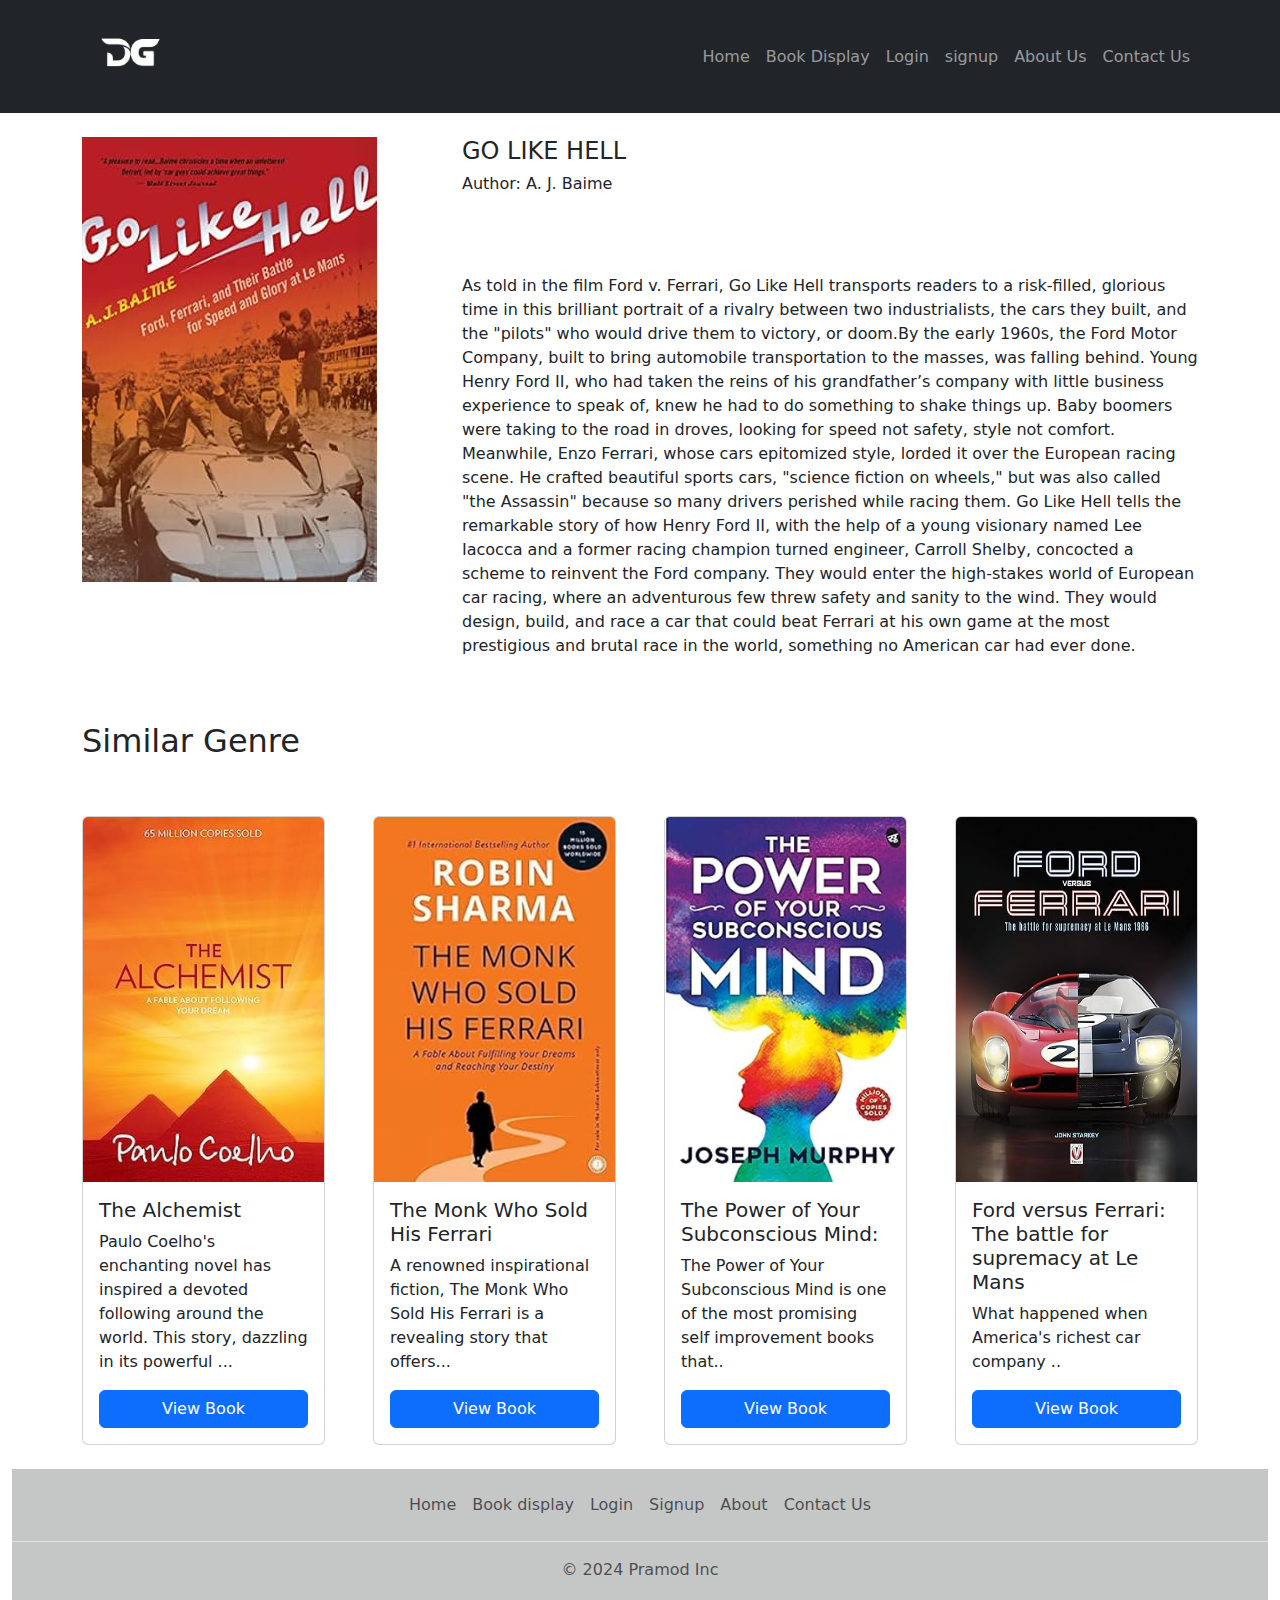
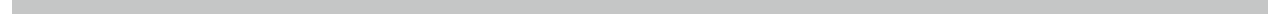
<file: book_single_glh.html>
<!DOCTYPE html>
<html lang="en">

<head>
    <meta charset="UTF-8">
    <meta name="viewport" content="width=device-width, initial-scale=1.0">
    <title>GO LIKE HELL
    </title>
    <link href="https://cdn.jsdelivr.net/npm/bootstrap@5.3.3/dist/css/bootstrap.min.css" rel="stylesheet"
        integrity="sha384-QWTKZyjpPEjISv5WaRU9OFeRpok6YctnYmDr5pNlyT2bRjXh0JMhjY6hW+ALEwIH" crossorigin="anonymous">
    <script src="https://cdn.jsdelivr.net/npm/bootstrap@5.3.3/dist/js/bootstrap.bundle.min.js"
        integrity="sha384-YvpcrYf0tY3lHB60NNkmXc5s9fDVZLESaAA55NDzOxhy9GkcIdslK1eN7N6jIeHz"
        crossorigin="anonymous"></script>
    <link rel="stylesheet" href="css/style.css">
</head>

<body>
    <nav class="navbar navbar-expand-lg navbar-dark bg-dark">
        <div class="container">
            <button class="navbar-toggler" type="button" data-bs-toggle="collapse"
                data-bs-target="#navbarSupportedContent" aria-controls="navbarSupportedContent" aria-expanded="false"
                aria-label="Toggle navigation">
                <span class="navbar-toggler-icon"></span>
            </button>
            <div class="collapse navbar-collapse justify-content-between" id="navbarSupportedContent">
                <img src="img/logo.png" style="width: 97px;" />
                <ul class="navbar-nav  mb-2 mb-lg-0">
                    <li class="nav-item">
                        <a class="nav-link " href="index.html">Home</a>
                    </li>
                    <li class="nav-item">
                        <a class="nav-link" href="book_display.html">Book Display</a>
                    </li>
                    <li class="nav-item">
                        <a class="nav-link" href="login.html">Login</a>
                    </li>
                    <li class="nav-item">
                        <a class="nav-link" href="sign_up.html">signup</a>
                    </li>
                    <li class="nav-item">
                        <a class="nav-link" href="#">About Us</a>
                    </li>
                    <li class="nav-item">
                        <a class="nav-link" href="#">Contact Us</a>
                    </li>
            </div>
        </div>
    </nav>
    <div class="container mt-4 mb-4">
        <div class="row gy-3">
            <div class="col-12 col-lg-4">
                <img src="img/books/ghl.jpg" class="img img-fluid" alt="">
            </div>
            <div class="col-12 col-lg-8">
                <h4>GO LIKE HELL</h4>
                <h6>Author: A. J. Baime</h6>
                <p class="single-book-margin">
                    As told in the film Ford v. Ferrari, Go Like Hell transports readers to a risk-filled, glorious time in this brilliant portrait of a rivalry between two industrialists, the cars they built, and the "pilots" who would drive them to victory, or doom.By the early 1960s, the Ford Motor Company, built to bring automobile transportation to the masses, was falling behind. Young Henry Ford II, who had taken the reins of his grandfather’s company with little business experience to speak of, knew he had to do something to shake things up. Baby boomers were taking to the road in droves, looking for speed not safety, style not comfort. Meanwhile, Enzo Ferrari, whose cars epitomized style, lorded it over the European racing scene. He crafted beautiful sports cars, "science fiction on wheels," but was also called "the Assassin" because so many drivers perished while racing them. Go Like Hell tells the remarkable story of how Henry Ford II, with the help of a young visionary named Lee Iacocca and a former racing champion turned engineer, Carroll Shelby, concocted a scheme to reinvent the Ford company. They would enter the high-stakes world of European car racing, where an adventurous few threw safety and sanity to the wind. They would design, build, and race a car that could beat Ferrari at his own game at the most prestigious and brutal race in the world, something no American car had ever done.
                </p>
            </div>
        </div>

        <div class="row mt-5">
            <div class="col">
                <h2>Similar Genre</h2>
            </div>
        </div>
        <div class="row mt-0 gy-5 gx-5">
            <div class="col-4 col-md-6 col-lg-4 col-12 col-xl-3 col-sm-8">
                <div class="card">
                    <img src="img/books/alchemist.jpg" class="card-img-top book-image-card-height" alt="book_image">
                    <div class="card-body">
                        <h5 class="card-title">The Alchemist</h5>
                        <p class="card-text">Paulo Coelho's enchanting novel has inspired a devoted following around the
                            world. This
                            story, dazzling in its powerful ...</p>
                        <a href="book_single_alp.html" class="btn btn-primary w-100">View Book</a>
                    </div>
                </div>
            </div>
            <div class="col-4 col-md-6 col-lg-4 col-12 col-xl-3 col-sm-8">
                <div class="card">
                    <img src="img/books/monk_old.jpg" class="card-img-top book-image-card-height" alt="book_image">
                    <div class="card-body">
                        <h5 class="card-title">The Monk Who Sold His Ferrari</h5>
                        <p class="card-text">A renowned inspirational fiction, The Monk Who Sold His Ferrari is a
                            revealing story
                            that offers...</p>
                        <a href="book_single_monk.html" class="btn btn-primary w-100">View Book</a>
                    </div>
                </div>
            </div>
            <div class="col-4 col-md-6 col-lg-4 col-12 col-xl-3 col-sm-8">
                <div class="card">
                  <img src="img/books/power_mind.jpg" class="card-img-top book-image-card-height" alt="book_image">
                  <div class="card-body">
                    <h5 class="card-title">The Power of Your Subconscious Mind:</h5>
                    <p class="card-text">The Power of Your Subconscious Mind is one of the most promising self improvement books
                      that..</p>
                    <a href="book_single_power_of_mind.html" class="btn btn-primary w-100">View Book</a>
                  </div>
                </div>
              </div>
              <div class="col-4 col-md-6 col-lg-4 col-12 col-xl-3 col-sm-8">
                <div class="card">
                  <img src="img/books/fvsf.jpg" class="card-img-top book-image-card-height" alt="book_image">
                  <div class="card-body">
                    <h5 class="card-title">Ford versus Ferrari: The battle for supremacy at Le Mans</h5>
                    <p class="card-text">What happened when America's richest car company ..</p>
                    <a href="book_single_fvf.html" class="btn btn-primary w-100">View Book</a>
                  </div>
                </div>
              </div>
        </div>
    </div>
    <div class="container-fluid mt-4">
        <footer class="py-3" style="background-color: #c5c6c6;">
            <ul class="nav justify-content-center border-bottom pb-3 mb-3">
                <li class="nav-item"><a href="index.html" class="nav-link px-2 text-muted">Home</a></li>
                <li class="nav-item"><a href="book_display.html" class="nav-link px-2 text-muted">Book display</a></li>
                <li class="nav-item"><a href="login.html" class="nav-link px-2 text-muted">Login</a></li>
                <li class="nav-item"><a href="sign_up.html" class="nav-link px-2 text-muted">Signup</a></li>
                <li class="nav-item"><a href="#" class="nav-link px-2 text-muted">About</a></li>
                <li class="nav-item"><a href="#" class="nav-link px-2 text-muted">Contact Us</a></li>
            </ul>
            <p class="text-center text-muted">© 2024 Pramod Inc</p>
        </footer>
    </div>

</body>

</html>
</file>
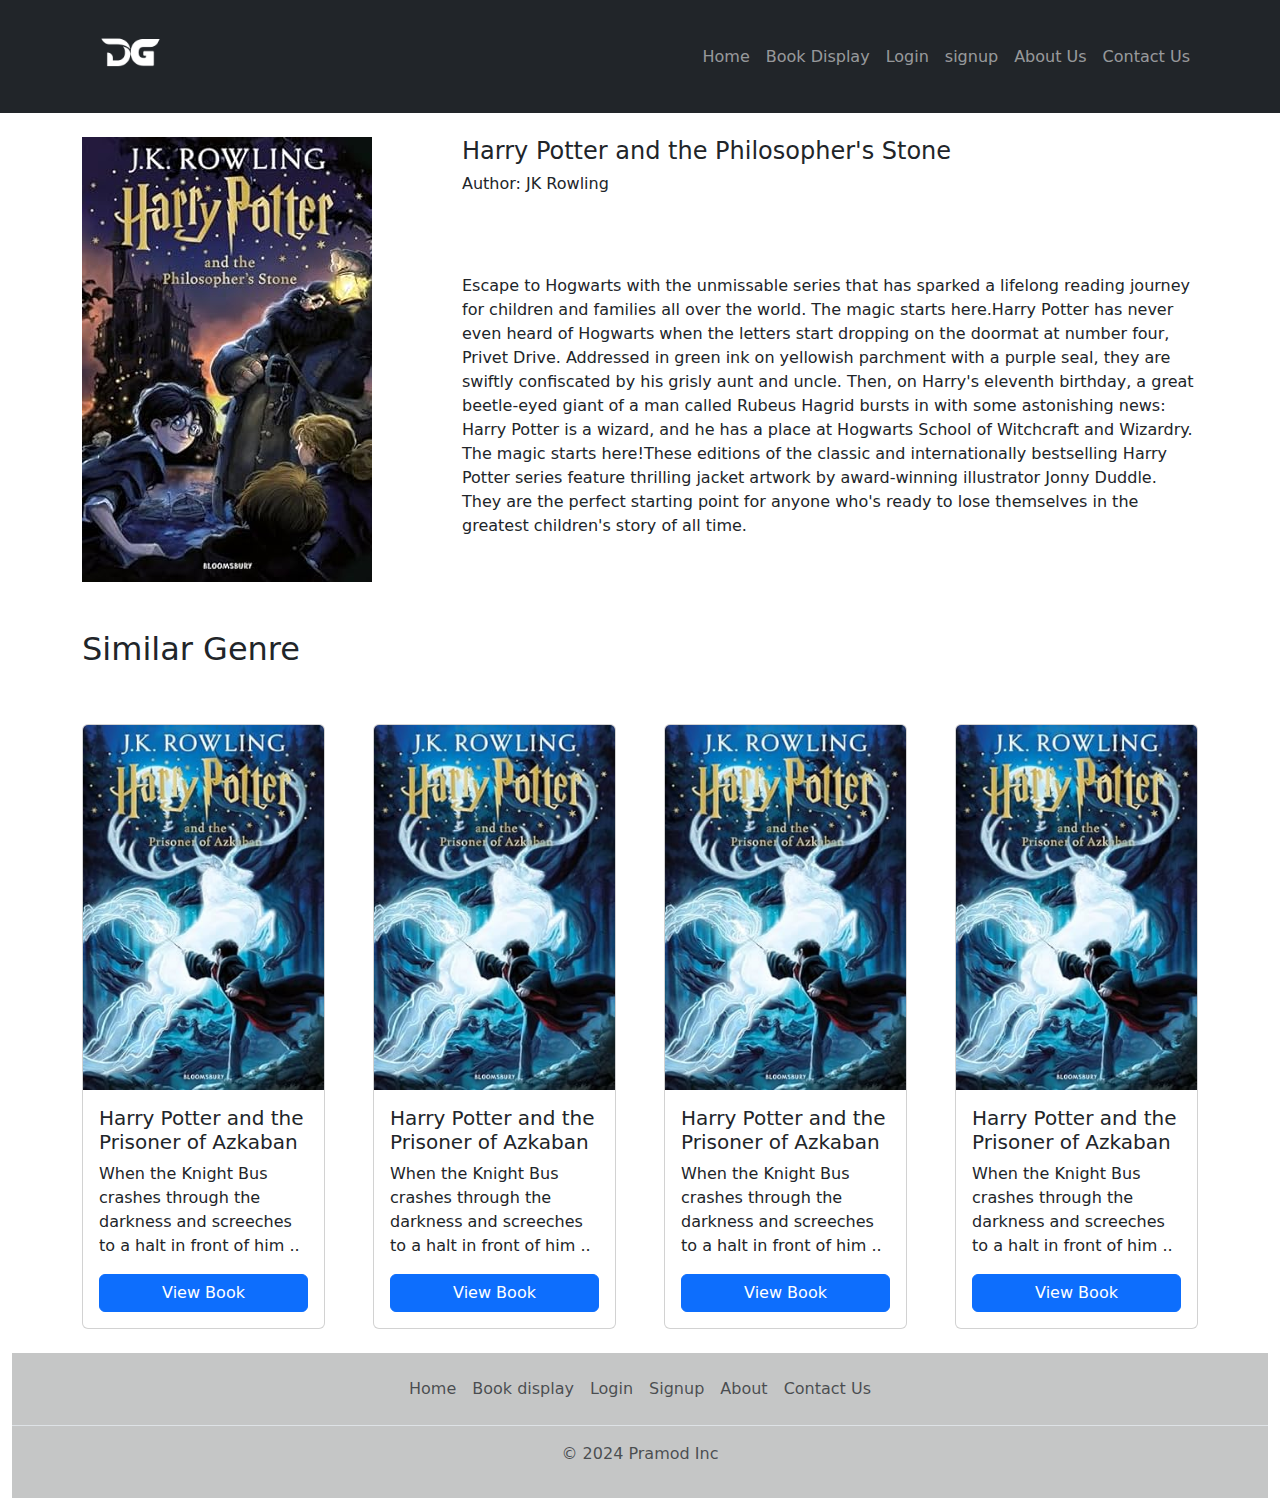
<file: book_single_hp_1.html>
<!DOCTYPE html>
<html lang="en">

<head>
    <meta charset="UTF-8">
    <meta name="viewport" content="width=device-width, initial-scale=1.0">
    <title>Harry Potter and the Philosopher's Stone
    </title>
    <link href="https://cdn.jsdelivr.net/npm/bootstrap@5.3.3/dist/css/bootstrap.min.css" rel="stylesheet"
        integrity="sha384-QWTKZyjpPEjISv5WaRU9OFeRpok6YctnYmDr5pNlyT2bRjXh0JMhjY6hW+ALEwIH" crossorigin="anonymous">
    <script src="https://cdn.jsdelivr.net/npm/bootstrap@5.3.3/dist/js/bootstrap.bundle.min.js"
        integrity="sha384-YvpcrYf0tY3lHB60NNkmXc5s9fDVZLESaAA55NDzOxhy9GkcIdslK1eN7N6jIeHz"
        crossorigin="anonymous"></script>
    <link rel="stylesheet" href="css/style.css">
</head>

<body>
    <nav class="navbar navbar-expand-lg navbar-dark bg-dark">
        <div class="container">
            <button class="navbar-toggler" type="button" data-bs-toggle="collapse"
                data-bs-target="#navbarSupportedContent" aria-controls="navbarSupportedContent" aria-expanded="false"
                aria-label="Toggle navigation">
                <span class="navbar-toggler-icon"></span>
            </button>
            <div class="collapse navbar-collapse justify-content-between" id="navbarSupportedContent">
                <img src="img/logo.png" style="width: 97px;" />
                <ul class="navbar-nav  mb-2 mb-lg-0">
                    <li class="nav-item">
                        <a class="nav-link " href="index.html">Home</a>
                    </li>
                    <li class="nav-item">
                        <a class="nav-link" href="book_display.html">Book Display</a>
                    </li>
                    <li class="nav-item">
                        <a class="nav-link" href="login.html">Login</a>
                    </li>
                    <li class="nav-item">
                        <a class="nav-link" href="sign_up.html">signup</a>
                    </li>
                    <li class="nav-item">
                        <a class="nav-link" href="#">About Us</a>
                    </li>
                    <li class="nav-item">
                        <a class="nav-link" href="#">Contact Us</a>
                    </li>
            </div>
        </div>
    </nav>
    <div class="container mt-4 mb-4">
        <div class="row gy-3">
            <div class="col-12 col-lg-4">
                <img src="img/books/hp_1.jpg" class="img img-fluid" alt="">
            </div>
            <div class="col-12 col-lg-8">
                <h4>Harry Potter and the Philosopher's Stone</h4>
                <h6>Author: JK Rowling</h6>
                <p class="single-book-margin">
                    Escape to Hogwarts with the unmissable series that has sparked a lifelong reading journey for
                    children and families all over the world. The magic starts here.Harry Potter has never even heard of
                    Hogwarts when the letters start dropping on the doormat at number four, Privet Drive. Addressed in
                    green ink on yellowish parchment with a purple seal, they are swiftly confiscated by his grisly aunt
                    and uncle. Then, on Harry's eleventh birthday, a great beetle-eyed giant of a man called Rubeus
                    Hagrid bursts in with some astonishing news: Harry Potter is a wizard, and he has a place at
                    Hogwarts School of Witchcraft and Wizardry. The magic starts here!These editions of the classic and
                    internationally bestselling Harry Potter series feature thrilling jacket artwork by award-winning
                    illustrator Jonny Duddle. They are the perfect starting point for anyone who's ready to lose
                    themselves in the greatest children's story of all time.
                </p>
            </div>
        </div>

        <div class="row mt-5">
            <div class="col">
                <h2>Similar Genre</h2>
            </div>
        </div>
        <div class="row mt-0 gy-5 gx-5">
            <div class="col-4 col-md-6 col-lg-4 col-12 col-xl-3 col-sm-8">
                <div class="card">
                    <img src="img/books/hp_2.jpg" class="card-img-top book-image-card-height" alt="book_image">
                    <div class="card-body">
                        <h5 class="card-title">Harry Potter and the Prisoner of Azkaban</h5>
                        <p class="card-text">When the Knight Bus crashes through the darkness and screeches to a halt in
                            front of
                            him ..</p>
                        <a href="book_single_hp_2.html" class="btn btn-primary w-100">View Book</a>
                    </div>
                </div>
            </div>

            <div class="col-4 col-md-6 col-lg-4 col-12 col-xl-3 col-sm-8">
                <div class="card">
                    <img src="img/books/hp_2.jpg" class="card-img-top book-image-card-height" alt="book_image">
                    <div class="card-body">
                        <h5 class="card-title">Harry Potter and the Prisoner of Azkaban</h5>
                        <p class="card-text">When the Knight Bus crashes through the darkness and screeches to a halt in
                            front of
                            him ..</p>
                        <a href="book_single_hp_2.html" class="btn btn-primary w-100">View Book</a>
                    </div>
                </div>
            </div>

            <div class="col-4 col-md-6 col-lg-4 col-12 col-xl-3 col-sm-8">
                <div class="card">
                    <img src="img/books/hp_2.jpg" class="card-img-top book-image-card-height" alt="book_image">
                    <div class="card-body">
                        <h5 class="card-title">Harry Potter and the Prisoner of Azkaban</h5>
                        <p class="card-text">When the Knight Bus crashes through the darkness and screeches to a halt in
                            front of
                            him ..</p>
                        <a href="book_single_hp_2.html" class="btn btn-primary w-100">View Book</a>
                    </div>
                </div>
            </div>

            <div class="col-4 col-md-6 col-lg-4 col-12 col-xl-3 col-sm-8">
                <div class="card">
                    <img src="img/books/hp_2.jpg" class="card-img-top book-image-card-height" alt="book_image">
                    <div class="card-body">
                        <h5 class="card-title">Harry Potter and the Prisoner of Azkaban</h5>
                        <p class="card-text">When the Knight Bus crashes through the darkness and screeches to a halt in
                            front of
                            him ..</p>
                        <a href="book_single_hp_2.html" class="btn btn-primary w-100">View Book</a>
                    </div>
                </div>
            </div>
        </div>
    </div>
    <div class="container-fluid mt-4">
        <footer class="py-3" style="background-color: #c5c6c6;">
            <ul class="nav justify-content-center border-bottom pb-3 mb-3">
                <li class="nav-item"><a href="index.html" class="nav-link px-2 text-muted">Home</a></li>
                <li class="nav-item"><a href="book_display.html" class="nav-link px-2 text-muted">Book display</a></li>
                <li class="nav-item"><a href="login.html" class="nav-link px-2 text-muted">Login</a></li>
                <li class="nav-item"><a href="sign_up.html" class="nav-link px-2 text-muted">Signup</a></li>
                <li class="nav-item"><a href="#" class="nav-link px-2 text-muted">About</a></li>
                <li class="nav-item"><a href="#" class="nav-link px-2 text-muted">Contact Us</a></li>
            </ul>
            <p class="text-center text-muted">© 2024 Pramod Inc</p>
        </footer>
    </div>

</body>

</html>
</file>
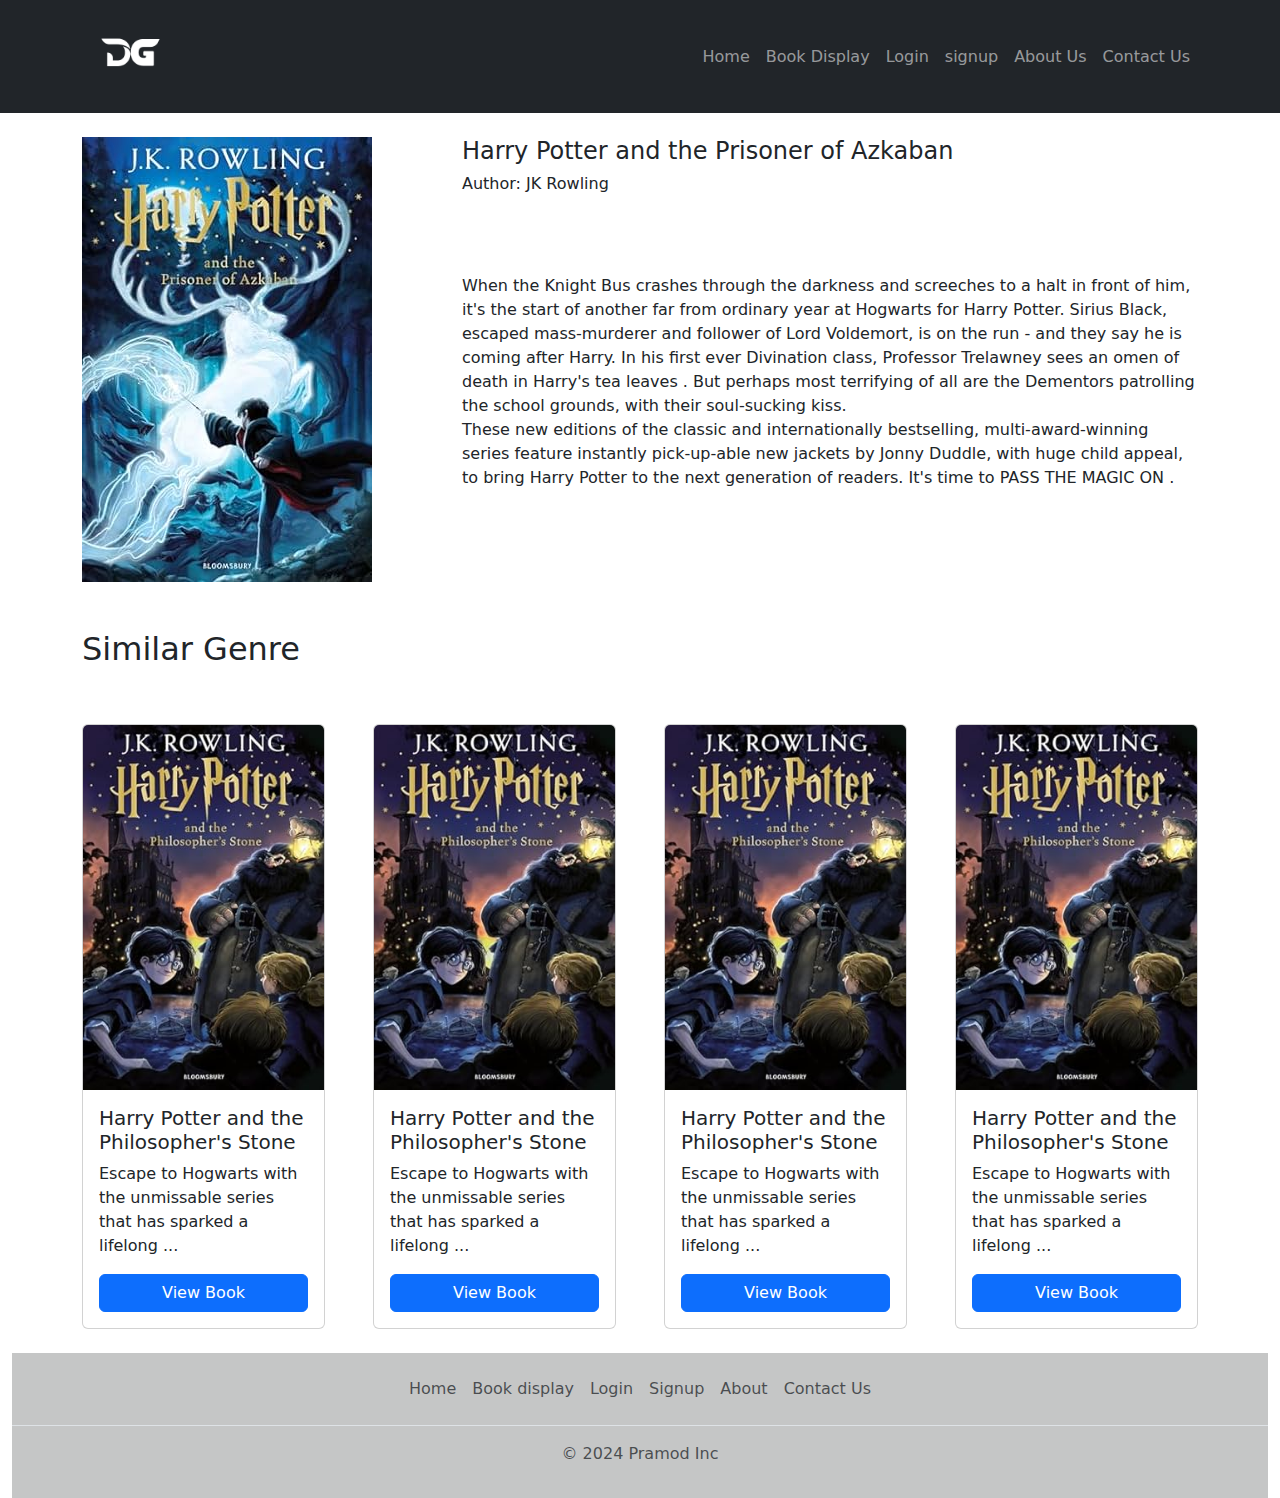
<file: book_single_hp_2.html>
<!DOCTYPE html>
<html lang="en">

<head>
    <meta charset="UTF-8">
    <meta name="viewport" content="width=device-width, initial-scale=1.0">
    <title>Harry Potter and the Prisoner of Azkaban
    </title>
    <link href="https://cdn.jsdelivr.net/npm/bootstrap@5.3.3/dist/css/bootstrap.min.css" rel="stylesheet"
        integrity="sha384-QWTKZyjpPEjISv5WaRU9OFeRpok6YctnYmDr5pNlyT2bRjXh0JMhjY6hW+ALEwIH" crossorigin="anonymous">
    <script src="https://cdn.jsdelivr.net/npm/bootstrap@5.3.3/dist/js/bootstrap.bundle.min.js"
        integrity="sha384-YvpcrYf0tY3lHB60NNkmXc5s9fDVZLESaAA55NDzOxhy9GkcIdslK1eN7N6jIeHz"
        crossorigin="anonymous"></script>
    <link rel="stylesheet" href="css/style.css">
</head>

<body>
    <nav class="navbar navbar-expand-lg navbar-dark bg-dark">
        <div class="container">
            <button class="navbar-toggler" type="button" data-bs-toggle="collapse"
                data-bs-target="#navbarSupportedContent" aria-controls="navbarSupportedContent" aria-expanded="false"
                aria-label="Toggle navigation">
                <span class="navbar-toggler-icon"></span>
            </button>
            <div class="collapse navbar-collapse justify-content-between" id="navbarSupportedContent">
                <img src="img/logo.png" style="width: 97px;" />
                <ul class="navbar-nav  mb-2 mb-lg-0">
                    <li class="nav-item">
                        <a class="nav-link " href="index.html">Home</a>
                    </li>
                    <li class="nav-item">
                        <a class="nav-link" href="book_display.html">Book Display</a>
                    </li>
                    <li class="nav-item">
                        <a class="nav-link" href="login.html">Login</a>
                    </li>
                    <li class="nav-item">
                        <a class="nav-link" href="sign_up.html">signup</a>
                    </li>
                    <li class="nav-item">
                        <a class="nav-link" href="#">About Us</a>
                    </li>
                    <li class="nav-item">
                        <a class="nav-link" href="#">Contact Us</a>
                    </li>
            </div>
        </div>
    </nav>
    <div class="container mt-4 mb-4">
        <div class="row gy-3">
            <div class="col-12 col-lg-4">
                <img src="img/books/hp_2.jpg" class="img img-fluid" alt="">
            </div>
            <div class="col-12 col-lg-8">
                <h4>Harry Potter and the Prisoner of Azkaban</h4>
                <h6>Author: JK Rowling</h6>
                <p class="single-book-margin">
                    When the Knight Bus crashes through the darkness and screeches to a halt in front of him, it's the
                    start of another far from ordinary year at Hogwarts for Harry Potter. Sirius Black, escaped
                    mass-murderer and follower of Lord Voldemort, is on the run - and they say he is coming after Harry.
                    In his first ever Divination class, Professor Trelawney sees an omen of death in Harry's tea leaves
                    . But perhaps most terrifying of all are the Dementors patrolling the school grounds, with their
                    soul-sucking kiss.
                    <br>
                    These new editions of the classic and internationally bestselling, multi-award-winning series
                    feature instantly pick-up-able new jackets by Jonny Duddle, with huge child appeal, to bring Harry
                    Potter to the next generation of readers. It's time to PASS THE MAGIC ON .
                </p>
            </div>
        </div>

        <div class="row mt-5">
            <div class="col">
                <h2>Similar Genre</h2>
            </div>
        </div>
        <div class="row mt-0 gy-5 gx-5">
            <div class="col-4 col-md-6 col-lg-4 col-12 col-xl-3 col-sm-8">
                <div class="card">
                    <img src="img/books/hp_1.jpg" class="card-img-top book-image-card-height" alt="book_image">
                    <div class="card-body">
                        <h5 class="card-title">Harry Potter and the Philosopher's Stone</h5>
                        <p class="card-text">Escape to Hogwarts with the unmissable series that has sparked a lifelong
                            ...</p>
                        <a href="book_single_hp_1.html" class="btn btn-primary w-100">View Book</a>
                    </div>
                </div>
            </div>
            <div class="col-4 col-md-6 col-lg-4 col-12 col-xl-3 col-sm-8">
                <div class="card">
                    <img src="img/books/hp_1.jpg" class="card-img-top book-image-card-height" alt="book_image">
                    <div class="card-body">
                        <h5 class="card-title">Harry Potter and the Philosopher's Stone</h5>
                        <p class="card-text">Escape to Hogwarts with the unmissable series that has sparked a lifelong
                            ...</p>
                        <a href="book_single_hp_1.html" class="btn btn-primary w-100">View Book</a>
                    </div>
                </div>
            </div>
            <div class="col-4 col-md-6 col-lg-4 col-12 col-xl-3 col-sm-8">
                <div class="card">
                    <img src="img/books/hp_1.jpg" class="card-img-top book-image-card-height" alt="book_image">
                    <div class="card-body">
                        <h5 class="card-title">Harry Potter and the Philosopher's Stone</h5>
                        <p class="card-text">Escape to Hogwarts with the unmissable series that has sparked a lifelong
                            ...</p>
                        <a href="book_single_hp_1.html" class="btn btn-primary w-100">View Book</a>
                    </div>
                </div>
            </div>
            <div class="col-4 col-md-6 col-lg-4 col-12 col-xl-3 col-sm-8">
                <div class="card">
                    <img src="img/books/hp_1.jpg" class="card-img-top book-image-card-height" alt="book_image">
                    <div class="card-body">
                        <h5 class="card-title">Harry Potter and the Philosopher's Stone</h5>
                        <p class="card-text">Escape to Hogwarts with the unmissable series that has sparked a lifelong
                            ...</p>
                        <a href="book_single_hp_1.html" class="btn btn-primary w-100">View Book</a>
                    </div>
                </div>
            </div>
        </div>
    </div>
    <div class="container-fluid mt-4">
        <footer class="py-3" style="background-color: #c5c6c6;">
            <ul class="nav justify-content-center border-bottom pb-3 mb-3">
                <li class="nav-item"><a href="index.html" class="nav-link px-2 text-muted">Home</a></li>
                <li class="nav-item"><a href="book_display.html" class="nav-link px-2 text-muted">Book display</a></li>
                <li class="nav-item"><a href="login.html" class="nav-link px-2 text-muted">Login</a></li>
                <li class="nav-item"><a href="sign_up.html" class="nav-link px-2 text-muted">Signup</a></li>
                <li class="nav-item"><a href="#" class="nav-link px-2 text-muted">About</a></li>
                <li class="nav-item"><a href="#" class="nav-link px-2 text-muted">Contact Us</a></li>
            </ul>
            <p class="text-center text-muted">© 2024 Pramod Inc</p>
        </footer>
    </div>

</body>

</html>
</file>
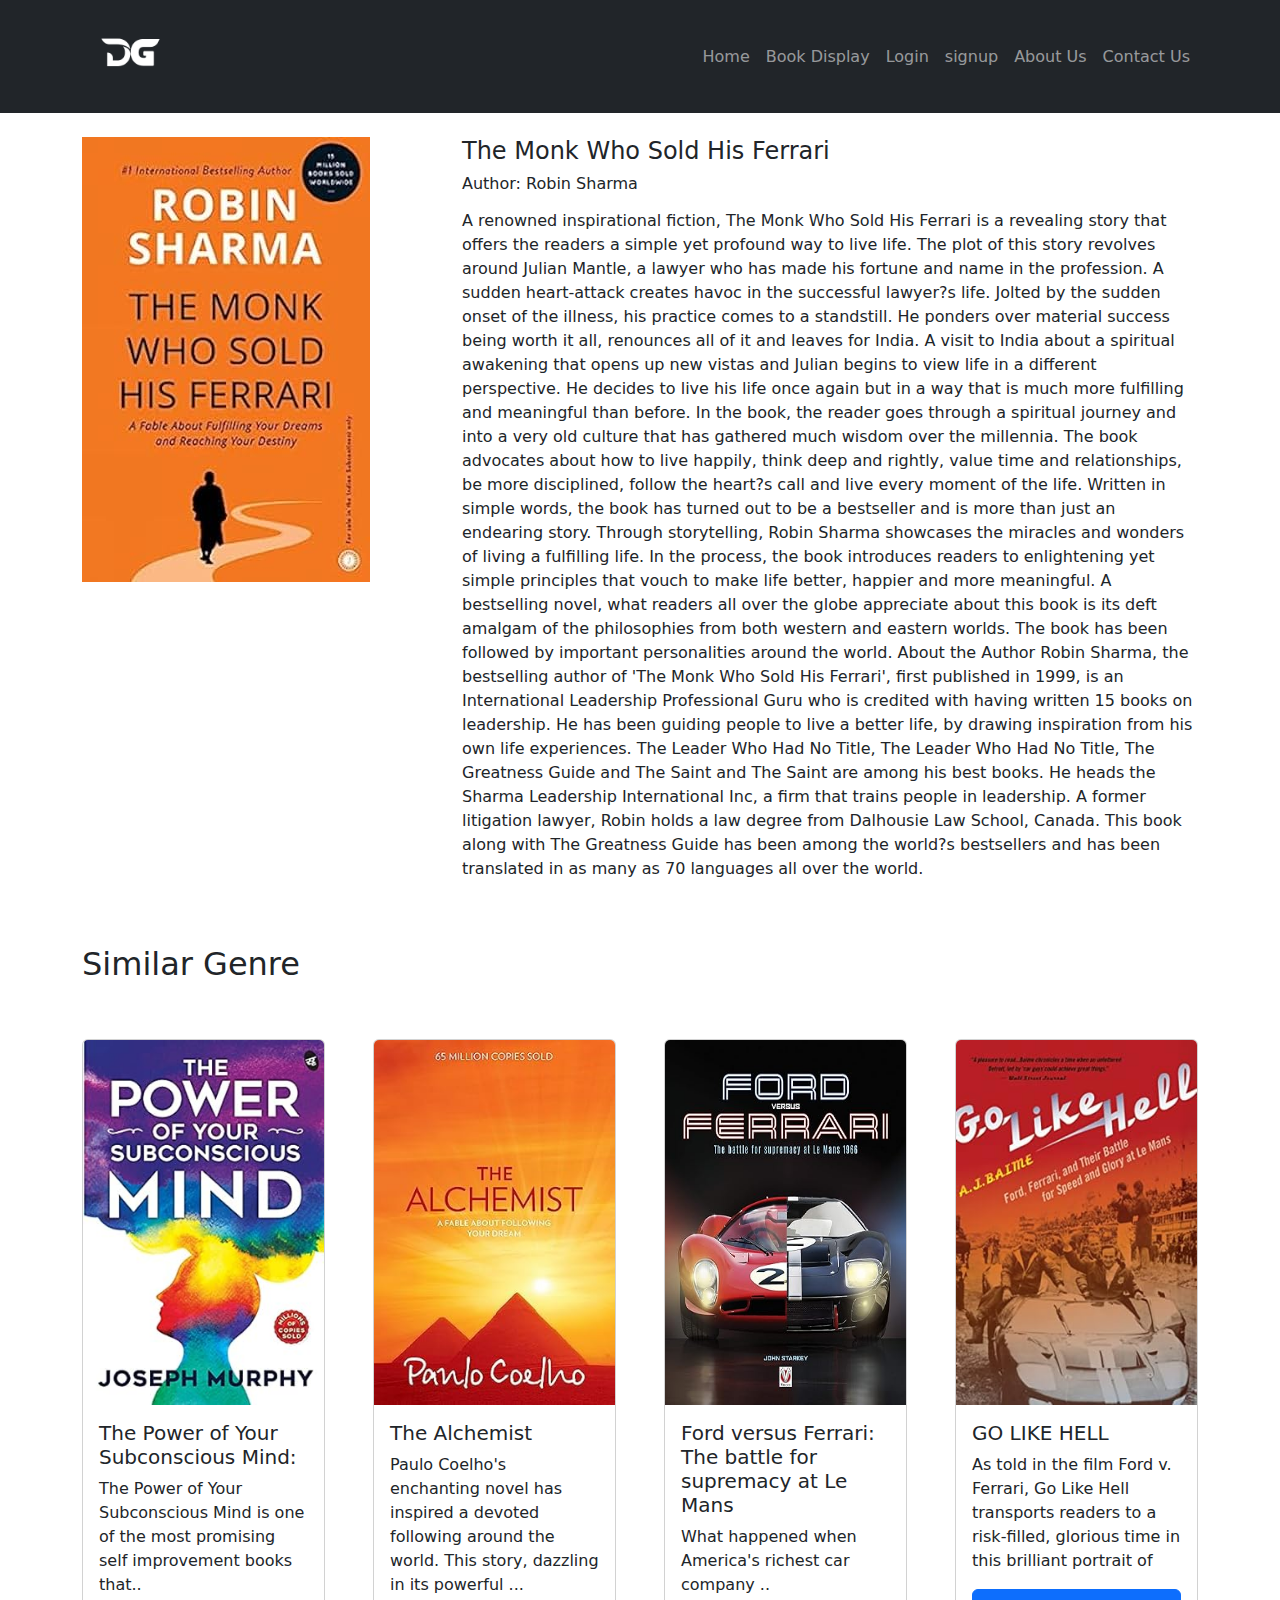
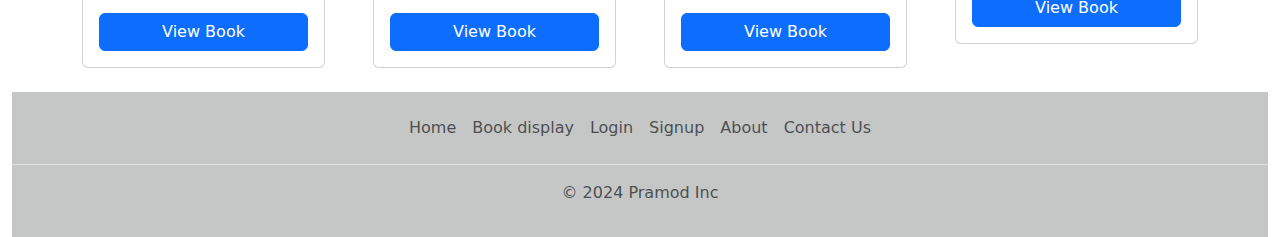
<file: book_single_monk.html>
<!DOCTYPE html>
<html lang="en">

<head>
    <meta charset="UTF-8">
    <meta name="viewport" content="width=device-width, initial-scale=1.0">
    <title>The Monk Who Sold His Ferrari
    </title>
    <link href="https://cdn.jsdelivr.net/npm/bootstrap@5.3.3/dist/css/bootstrap.min.css" rel="stylesheet"
        integrity="sha384-QWTKZyjpPEjISv5WaRU9OFeRpok6YctnYmDr5pNlyT2bRjXh0JMhjY6hW+ALEwIH" crossorigin="anonymous">
    <script src="https://cdn.jsdelivr.net/npm/bootstrap@5.3.3/dist/js/bootstrap.bundle.min.js"
        integrity="sha384-YvpcrYf0tY3lHB60NNkmXc5s9fDVZLESaAA55NDzOxhy9GkcIdslK1eN7N6jIeHz"
        crossorigin="anonymous"></script>
    <link rel="stylesheet" href="css/style.css">
</head>

<body>
    <nav class="navbar navbar-expand-lg navbar-dark bg-dark">
        <div class="container">
            <button class="navbar-toggler" type="button" data-bs-toggle="collapse"
                data-bs-target="#navbarSupportedContent" aria-controls="navbarSupportedContent" aria-expanded="false"
                aria-label="Toggle navigation">
                <span class="navbar-toggler-icon"></span>
            </button>
            <div class="collapse navbar-collapse justify-content-between" id="navbarSupportedContent">
                <img src="img/logo.png" style="width: 97px;" />
                <ul class="navbar-nav  mb-2 mb-lg-0">
                    <li class="nav-item">
                        <a class="nav-link " href="index.html">Home</a>
                    </li>
                    <li class="nav-item">
                        <a class="nav-link" href="book_display.html">Book Display</a>
                    </li>
                    <li class="nav-item">
                        <a class="nav-link" href="login.html">Login</a>
                    </li>
                    <li class="nav-item">
                        <a class="nav-link" href="sign_up.html">signup</a>
                    </li>
                    <li class="nav-item">
                        <a class="nav-link" href="#">About Us</a>
                    </li>
                    <li class="nav-item">
                        <a class="nav-link" href="#">Contact Us</a>
                    </li>
            </div>
        </div>
    </nav>
    <div class="container mt-4 mb-4">
        <div class="row gy-3">
            <div class="col-12 col-lg-4">
                <img src="img/books/monk_old.jpg" class="img img-fluid" alt="">
            </div>
            <div class="col-12 col-lg-8">
                <h4>The Monk Who Sold His Ferrari</h4>
                <h6>Author: Robin Sharma</h6>
                <p class="mt-3">
                    A renowned inspirational fiction, The Monk Who Sold His Ferrari is a revealing story that offers the readers a simple yet profound way to live life. The plot of this story revolves around Julian Mantle, a lawyer who has made his fortune and name in the profession. A sudden heart-attack creates havoc in the successful lawyer?s life. Jolted by the sudden onset of the illness, his practice comes to a standstill. He ponders over material success being worth it all, renounces all of it and leaves for India. A visit to India about a spiritual awakening that opens up new vistas and Julian begins to view life in a different perspective. He decides to live his life once again but in a way that is much more fulfilling and meaningful than before. In the book, the reader goes through a spiritual journey and into a very old culture that has gathered much wisdom over the millennia. The book advocates about how to live happily, think deep and rightly, value time and relationships, be more disciplined, follow the heart?s call and live every moment of the life. Written in simple words, the book has turned out to be a bestseller and is more than just an endearing story. Through storytelling, Robin Sharma showcases the miracles and wonders of living a fulfilling life. In the process, the book introduces readers to enlightening yet simple principles that vouch to make life better, happier and more meaningful. A bestselling novel, what readers all over the globe appreciate about this book is its deft amalgam of the philosophies from both western and eastern worlds. The book has been followed by important personalities around the world. About the Author Robin Sharma, the bestselling author of 'The Monk Who Sold His Ferrari', first published in 1999, is an International Leadership Professional Guru who is credited with having written 15 books on leadership. He has been guiding people to live a better life, by drawing inspiration from his own life experiences. The Leader Who Had No Title, The Leader Who Had No Title, The Greatness Guide and The Saint and The Saint are among his best books. He heads the Sharma Leadership International Inc, a firm that trains people in leadership. A former litigation lawyer, Robin holds a law degree from Dalhousie Law School, Canada. This book along with The Greatness Guide has been among the world?s bestsellers and has been translated in as many as 70 languages all over the world.
                </p>
            </div>
        </div>

        <div class="row mt-5">
            <div class="col">
                <h2>Similar Genre</h2>
            </div>
        </div>
        <div class="row mt-0 gy-5 gx-5">
            <div class="col-4 col-md-6 col-lg-4 col-12 col-xl-3 col-sm-8">
                <div class="card">
                    <img src="img/books/power_mind.jpg" class="card-img-top book-image-card-height" alt="book_image">
                    <div class="card-body">
                        <h5 class="card-title">The Power of Your Subconscious Mind:</h5>
                        <p class="card-text">The Power of Your Subconscious Mind is one of the most promising self
                            improvement books
                            that..</p>
                        <a href="book_single_power_of_mind.html" class="btn btn-primary w-100">View Book</a>
                    </div>
                </div>
            </div>
            <div class="col-4 col-md-6 col-lg-4 col-12 col-xl-3 col-sm-8">
                <div class="card">
                  <img src="img/books/alchemist.jpg" class="card-img-top book-image-card-height" alt="book_image">
                  <div class="card-body">
                    <h5 class="card-title">The Alchemist</h5>
                    <p class="card-text">Paulo Coelho's enchanting novel has inspired a devoted following around the world. This
                      story, dazzling in its powerful ...</p>
                    <a href="book_single_alp.html" class="btn btn-primary w-100">View Book</a>
                  </div>
                </div>
              </div>
            <div class="col-4 col-md-6 col-lg-4 col-12 col-xl-3 col-sm-8">
                <div class="card">
                    <img src="img/books/fvsf.jpg" class="card-img-top book-image-card-height" alt="book_image">
                    <div class="card-body">
                        <h5 class="card-title">Ford versus Ferrari: The battle for supremacy at Le Mans</h5>
                        <p class="card-text">What happened when America's richest car company ..</p>
                        <a href="book_single_fvf.html" class="btn btn-primary w-100">View Book</a>
                    </div>
                </div>
            </div>
            <div class="col-4 col-md-6 col-lg-4 col-12 col-xl-3 col-sm-8">
                <div class="card">
                    <img src="img/books/ghl.jpg" class="card-img-top book-image-card-height" alt="book_image">
                    <div class="card-body">
                        <h5 class="card-title">GO LIKE HELL</h5>
                        <p class="card-text">
                            As told in the film Ford v. Ferrari, Go Like Hell transports readers to a risk-filled,
                            glorious time in
                            this brilliant portrait of
                        </p>
                        <a href="book_single_glh.html" class="btn btn-primary w-100">View Book</a>
                    </div>
                </div>
            </div>
        </div>
    </div>
    <div class="container-fluid mt-4">
        <footer class="py-3" style="background-color: #c5c6c6;">
            <ul class="nav justify-content-center border-bottom pb-3 mb-3">
                <li class="nav-item"><a href="index.html" class="nav-link px-2 text-muted">Home</a></li>
                <li class="nav-item"><a href="book_display.html" class="nav-link px-2 text-muted">Book display</a></li>
                <li class="nav-item"><a href="login.html" class="nav-link px-2 text-muted">Login</a></li>
                <li class="nav-item"><a href="sign_up.html" class="nav-link px-2 text-muted">Signup</a></li>
                <li class="nav-item"><a href="#" class="nav-link px-2 text-muted">About</a></li>
                <li class="nav-item"><a href="#" class="nav-link px-2 text-muted">Contact Us</a></li>
            </ul>
            <p class="text-center text-muted">© 2024 Pramod Inc</p>
        </footer>
    </div>

</body>

</html>
</file>
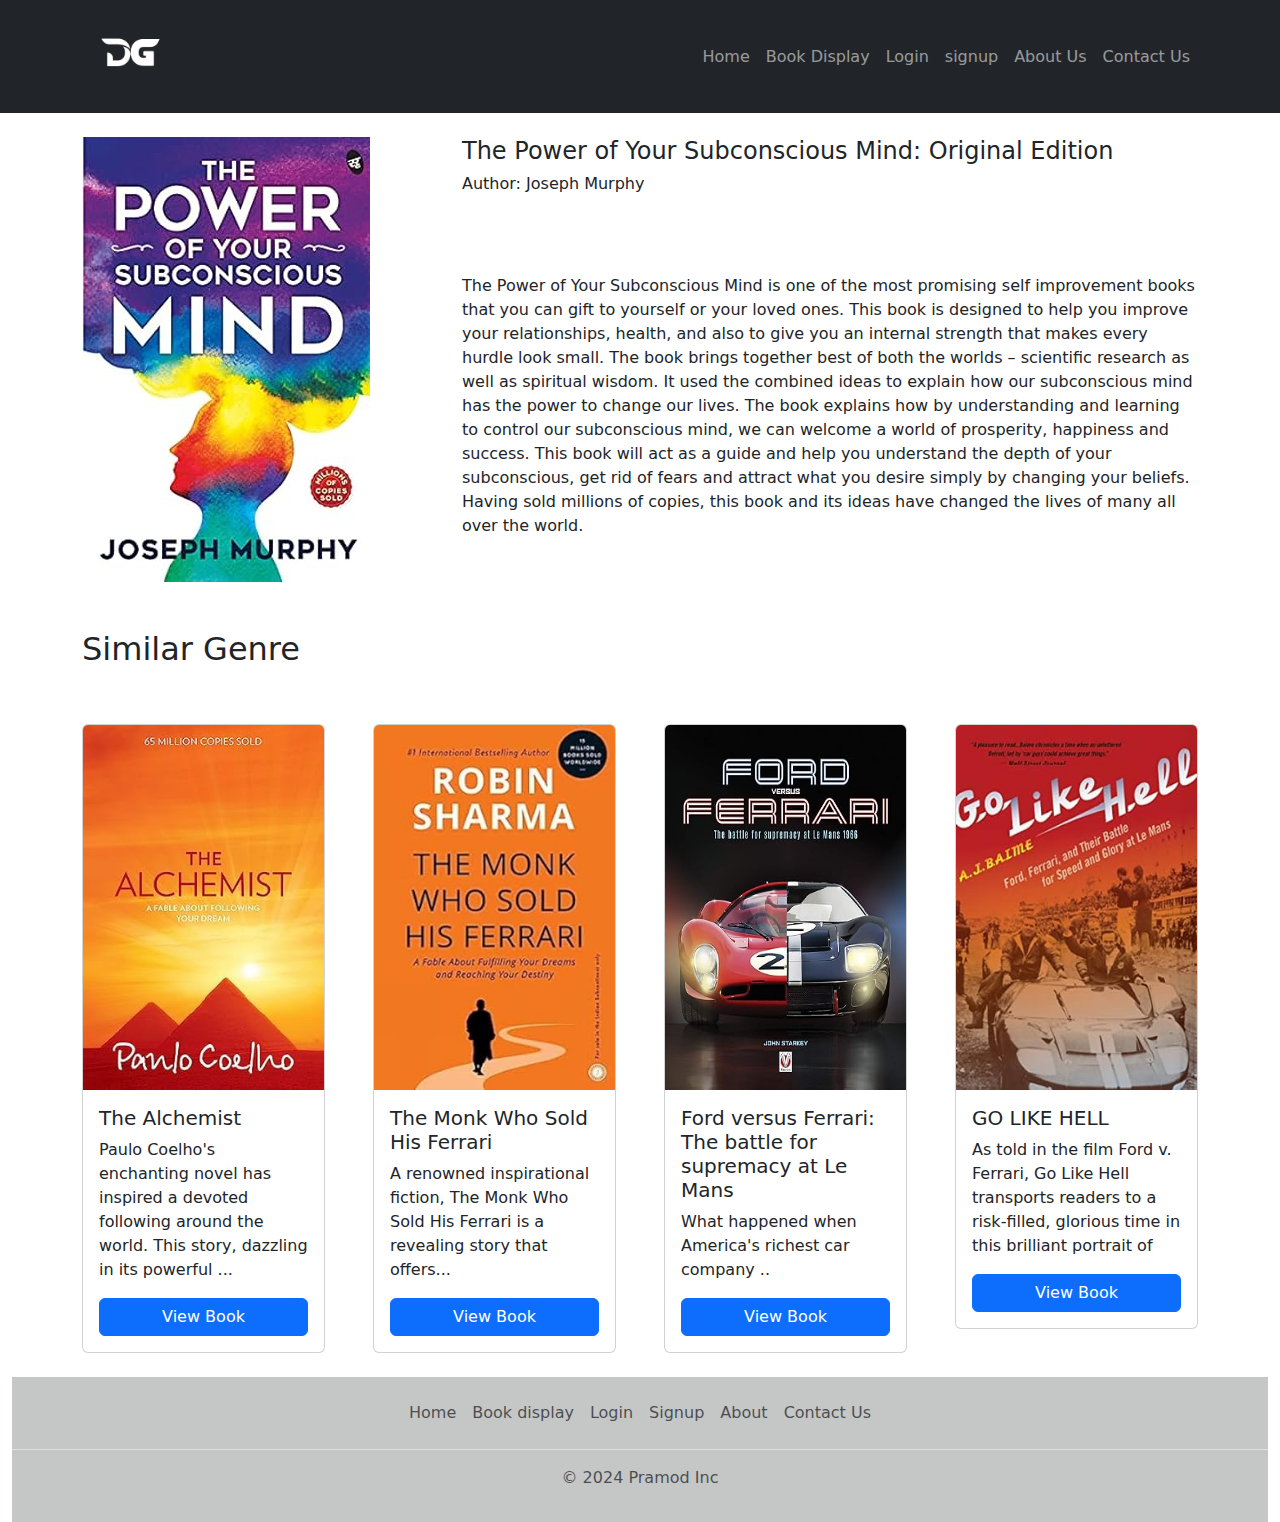
<file: book_single_power_of_mind.html>
<!DOCTYPE html>
<html lang="en">

<head>
    <meta charset="UTF-8">
    <meta name="viewport" content="width=device-width, initial-scale=1.0">
    <title>Power Of your subconscious mind</title>
    <link href="https://cdn.jsdelivr.net/npm/bootstrap@5.3.3/dist/css/bootstrap.min.css" rel="stylesheet"
        integrity="sha384-QWTKZyjpPEjISv5WaRU9OFeRpok6YctnYmDr5pNlyT2bRjXh0JMhjY6hW+ALEwIH" crossorigin="anonymous">
    <script src="https://cdn.jsdelivr.net/npm/bootstrap@5.3.3/dist/js/bootstrap.bundle.min.js"
        integrity="sha384-YvpcrYf0tY3lHB60NNkmXc5s9fDVZLESaAA55NDzOxhy9GkcIdslK1eN7N6jIeHz"
        crossorigin="anonymous"></script>
    <link rel="stylesheet" href="css/style.css">
</head>

<body>
    <nav class="navbar navbar-expand-lg navbar-dark bg-dark">
        <div class="container">
            <button class="navbar-toggler" type="button" data-bs-toggle="collapse"
                data-bs-target="#navbarSupportedContent" aria-controls="navbarSupportedContent" aria-expanded="false"
                aria-label="Toggle navigation">
                <span class="navbar-toggler-icon"></span>
            </button>
            <div class="collapse navbar-collapse justify-content-between" id="navbarSupportedContent">
                <img src="img/logo.png" style="width: 97px;" />
                <ul class="navbar-nav  mb-2 mb-lg-0">
                    <li class="nav-item">
                        <a class="nav-link " href="index.html">Home</a>
                    </li>
                    <li class="nav-item">
                        <a class="nav-link" href="book_display.html">Book Display</a>
                    </li>
                    <li class="nav-item">
                        <a class="nav-link" href="login.html">Login</a>
                    </li>
                    <li class="nav-item">
                        <a class="nav-link" href="sign_up.html">signup</a>
                    </li>
                    <li class="nav-item">
                        <a class="nav-link" href="#">About Us</a>
                    </li>
                    <li class="nav-item">
                        <a class="nav-link" href="#">Contact Us</a>
                    </li>
            </div>
        </div>
    </nav>
    <div class="container mt-4 mb-4">
        <div class="row gy-3">
            <div class="col-12 col-lg-4">
                <img src="img/books/power_mind.jpg" class="img img-fluid" alt="">
            </div>
            <div class="col-12 col-lg-8">
                <h4>The Power of Your Subconscious Mind: Original Edition</h4>
                <h6>Author: Joseph Murphy</h6>
                <p class="single-book-margin">
                    The Power of Your Subconscious Mind is one of the most promising self improvement books that you can
                    gift to yourself or your loved ones. This book is designed to help you improve your relationships,
                    health, and also to give you an internal strength that makes every hurdle look small. The book
                    brings together best of both the worlds – scientific research as well as spiritual wisdom. It used
                    the combined ideas to explain how our subconscious mind has the power to change our lives. The book
                    explains how by understanding and learning to control our subconscious mind, we can welcome a world
                    of prosperity, happiness and success. This book will act as a guide and help you understand the
                    depth of your subconscious, get rid of fears and attract what you desire simply by changing your
                    beliefs. Having sold millions of copies, this book and its ideas have changed the lives of many all
                    over the world.
                </p>
            </div>
        </div>

        <div class="row mt-5">
            <div class="col">
                <h2>Similar Genre</h2>
            </div>
        </div>
        <div class="row mt-0 gy-5 gx-5">
            <div class="col-4 col-md-6 col-lg-4 col-12 col-xl-3 col-sm-8">
                <div class="card">
                    <img src="img/books/alchemist.jpg" class="card-img-top book-image-card-height" alt="book_image">
                    <div class="card-body">
                        <h5 class="card-title">The Alchemist</h5>
                        <p class="card-text">Paulo Coelho's enchanting novel has inspired a devoted following around the
                            world. This
                            story, dazzling in its powerful ...</p>
                        <a href="book_single_alp.html" class="btn btn-primary w-100">View Book</a>
                    </div>
                </div>
            </div>
            <div class="col-4 col-md-6 col-lg-4 col-12 col-xl-3 col-sm-8">
                <div class="card">
                    <img src="img/books/monk_old.jpg" class="card-img-top book-image-card-height" alt="book_image">
                    <div class="card-body">
                        <h5 class="card-title">The Monk Who Sold His Ferrari</h5>
                        <p class="card-text">A renowned inspirational fiction, The Monk Who Sold His Ferrari is a
                            revealing story
                            that offers...</p>
                        <a href="book_single_monk.html" class="btn btn-primary w-100">View Book</a>
                    </div>
                </div>
            </div>
            <div class="col-4 col-md-6 col-lg-4 col-12 col-xl-3 col-sm-8">
                <div class="card">
                    <img src="img/books/fvsf.jpg" class="card-img-top book-image-card-height" alt="book_image">
                    <div class="card-body">
                        <h5 class="card-title">Ford versus Ferrari: The battle for supremacy at Le Mans</h5>
                        <p class="card-text">What happened when America's richest car company ..</p>
                        <a href="book_single_fvf.html" class="btn btn-primary w-100">View Book</a>
                    </div>
                </div>
            </div>
            <div class="col-4 col-md-6 col-lg-4 col-12 col-xl-3 col-sm-8">
                <div class="card">
                    <img src="img/books/ghl.jpg" class="card-img-top book-image-card-height" alt="book_image">
                    <div class="card-body">
                        <h5 class="card-title">GO LIKE HELL</h5>
                        <p class="card-text">
                            As told in the film Ford v. Ferrari, Go Like Hell transports readers to a risk-filled,
                            glorious time in
                            this brilliant portrait of
                        </p>
                        <a href="book_single_glh.html" class="btn btn-primary w-100">View Book</a>
                    </div>
                </div>
            </div>
        </div>
    </div>
    <div class="container-fluid mt-4">
        <footer class="py-3" style="background-color: #c5c6c6;">
            <ul class="nav justify-content-center border-bottom pb-3 mb-3">
                <li class="nav-item"><a href="index.html" class="nav-link px-2 text-muted">Home</a></li>
                <li class="nav-item"><a href="book_display.html" class="nav-link px-2 text-muted">Book display</a></li>
                <li class="nav-item"><a href="login.html" class="nav-link px-2 text-muted">Login</a></li>
                <li class="nav-item"><a href="sign_up.html" class="nav-link px-2 text-muted">Signup</a></li>
                <li class="nav-item"><a href="#" class="nav-link px-2 text-muted">About</a></li>
                <li class="nav-item"><a href="#" class="nav-link px-2 text-muted">Contact Us</a></li>
            </ul>
            <p class="text-center text-muted">© 2024 Pramod Inc</p>
        </footer>
    </div>

</body>

</html>
</file>
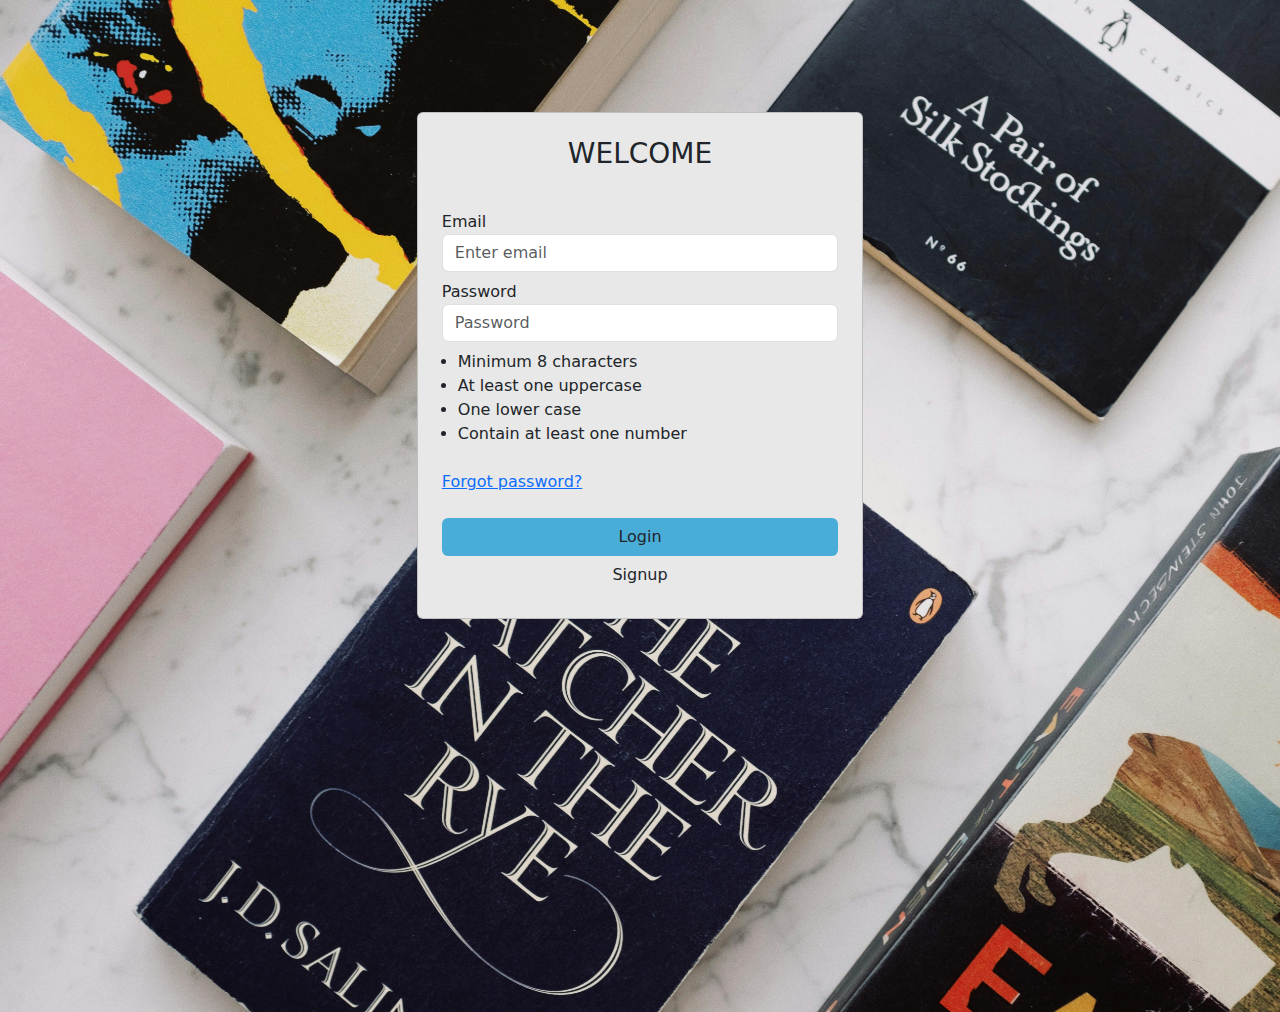
<file: login.html>
<!DOCTYPE html>
<html lang="en">
  <head>
    <meta charset="UTF-8" />
    <meta name="viewport" content="width=device-width, initial-scale=1.0" />
    <title>login page</title>
    <link
      href="https://cdn.jsdelivr.net/npm/bootstrap@5.3.3/dist/css/bootstrap.min.css"
      rel="stylesheet"
      integrity="sha384-QWTKZyjpPEjISv5WaRU9OFeRpok6YctnYmDr5pNlyT2bRjXh0JMhjY6hW+ALEwIH"
      crossorigin="anonymous"
    />
    <script
      src="https://cdn.jsdelivr.net/npm/bootstrap@5.3.3/dist/js/bootstrap.bundle.min.js"
      integrity="sha384-YvpcrYf0tY3lHB60NNkmXc5s9fDVZLESaAA55NDzOxhy9GkcIdslK1eN7N6jIeHz"
      crossorigin="anonymous"
    ></script>
    <link rel="stylesheet" href="css/style.css" />
  </head>

  <body class="bg1">
    <div class="container">
      <div class="row">
        <div class="col-md-12">
          <div class="login">
            <form action="index.html" class="p-4 card" onsubmit="return login()">
              <h3 class="text-center mb-4">WELCOME</h3>
              <div class="form-group mb-2">
                <p class="text-danger" id="errorMessage"></p>
                <label for="exampleInputEmail1">Email</label>
                <input
                  type="text"
                  class="form-control"
                  id="auth_email"
                  placeholder="Enter email"
                />
              </div>
              <div class="form-group mb-2">
                <label for="exampleInputpassword1" class="form-labellogin"
                  >Password</label
                >
                <input
                  type="password"
                  class="form-control"
                  id="auth_password"
                  oninput="passwordStrength()"
                  placeholder="Password"
                />
              </div>

              <div class="form-group mb-2">
                <ul class="ps-3">
                  <li class="" id="min_chars">Minimum 8 characters</li>
                  <li class="" id="one_upper_case">At least one uppercase</li>
                  <li id="one_lower_case">One lower case</li>
                  <li id="one_number_check">Contain at least one number</li>
                </ul>
              </div>

              <a href="#" class="link">Forgot password?</a>

              <div class="mt-4">
                <button class="btn w-100 login-button" type="submit">Login</button>
                <a
                  href="sign_up.html"
                  class="w-100 btn btn-primary-outline"
                  >Signup</a
                >
              </div>
            </form>
          </div>
        </div>
      </div>
    </div>
    <script src="js/validation.js"></script>
  </body>
</html>
</file>
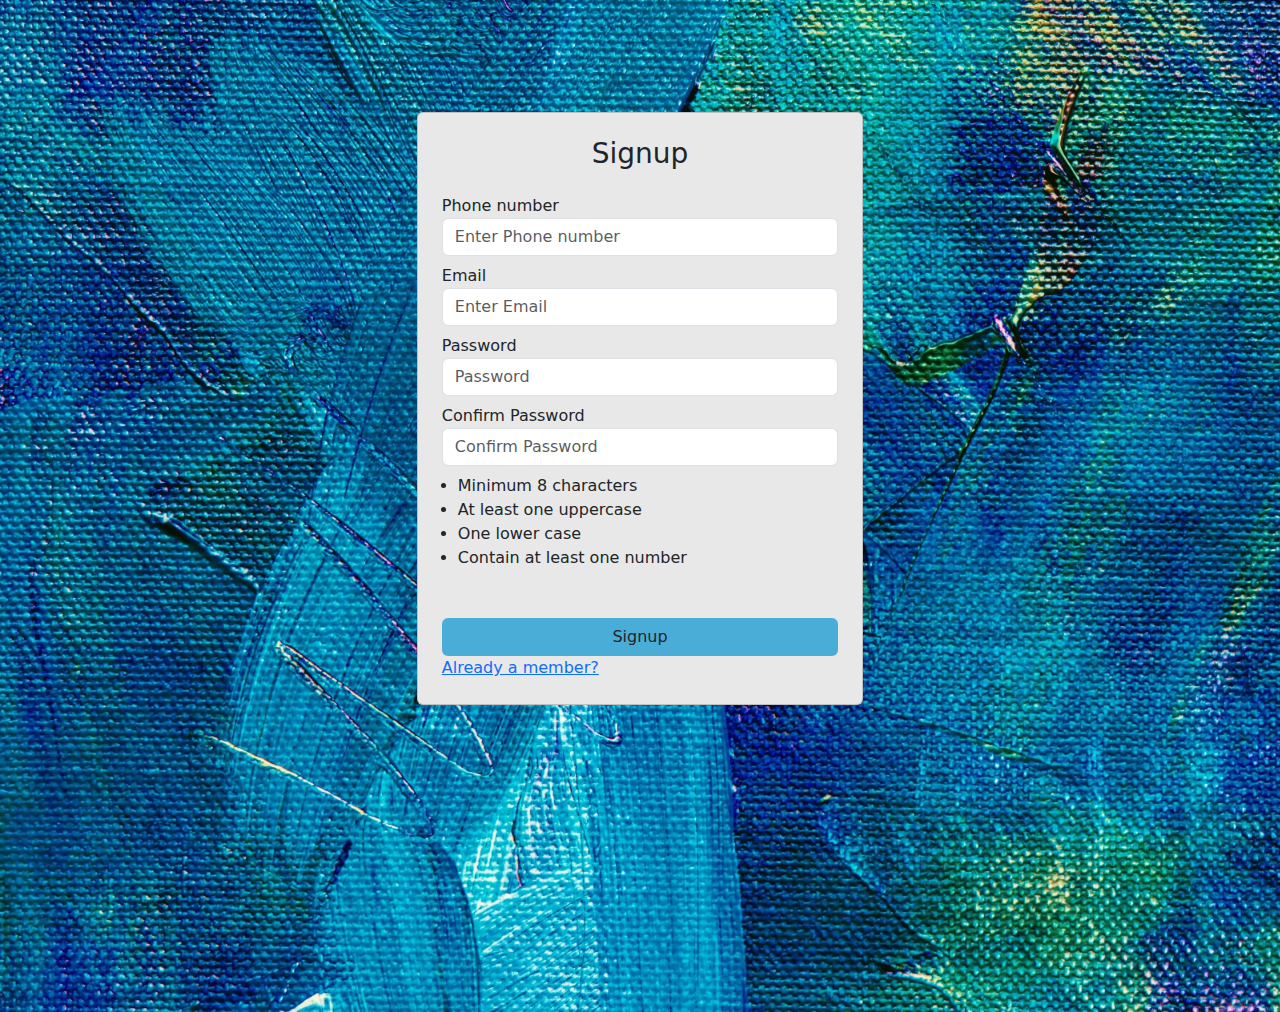
<file: sign_up.html>
<!DOCTYPE html>
<html lang="en">
  <head>
    <meta charset="UTF-8" />
    <meta name="viewport" content="width=device-width, initial-scale=1.0" />
    <title>Signup page</title>
    <link
      href="https://cdn.jsdelivr.net/npm/bootstrap@5.3.3/dist/css/bootstrap.min.css"
      rel="stylesheet"
      integrity="sha384-QWTKZyjpPEjISv5WaRU9OFeRpok6YctnYmDr5pNlyT2bRjXh0JMhjY6hW+ALEwIH"
      crossorigin="anonymous"
    />
    <script
      src="https://cdn.jsdelivr.net/npm/bootstrap@5.3.3/dist/js/bootstrap.bundle.min.js"
      integrity="sha384-YvpcrYf0tY3lHB60NNkmXc5s9fDVZLESaAA55NDzOxhy9GkcIdslK1eN7N6jIeHz"
      crossorigin="anonymous"
    ></script>
    <link rel="stylesheet" href="css/style.css" />
  </head>

  <body class="bg2">
    <div class="container">
      <div class="row">
        <div class="col-md-12">
          <div class="login">
            <form class="p-4 card" action="index.html" onsubmit="return signUp()">
              <h3 class="text-center mb-4">Signup</h3>
              <div class="form-group mb-2">
                <label for="">Phone number</label>
                <input
                  type="text"
                  class="form-control"
                  placeholder="Enter Phone number"
                  id="phone"
                />
              </div>
              <div class="form-group mb-2">
                <label for="">Email</label>
                <input
                  type="text"
                  id="auth_email"
                  class="form-control"
                  placeholder="Enter Email"
                />
              </div>
              <div class="form-group mb-2">
                <label for="" class="form-labellogin"
                  >Password</label
                >
                <input
                  type="password"
                  class="form-control"
                  id="auth_password"
                  oninput="passwordStrength()"
                  placeholder="Password"
                />
              </div>
              <div class="form-group mb-2">
                <label for="" class="form-labellogin"
                  >Confirm Password</label
                >
                <input
                  type="password"
                  class="form-control"
                  id="confirmPass"
                  oninput="validateConfirmPass()"
                  placeholder="Confirm Password"
                />
              </div>

              <div class="form-group mb-2">
                <ul class="ps-3">
                  <li class="" id="min_chars">Minimum 8 characters</li>
                  <li class="" id="one_upper_case">At least one uppercase</li>
                  <li id="one_lower_case">One lower case</li>
                  <li id="one_number_check">Contain at least one number</li>
                </ul>
              </div>

              <div class="mt-4">
                <button class="btn w-100 login-button" type="submit">Signup</button>

                <a href="/login.html" class=" w-100 text-center mt-3"
                  > Already a member?</a
                >
              </div>
            </form>
          </div>
        </div>
      </div>
    </div>

    <script src="js/validation.js"></script>
  </body>
</html>
</file>
<file: css/style.css>
* {
  margin: 0;
  padding: 0;
}

body.bg1 {
  background-image: url(../img/bg1.jpg);
  background-position: fixed;
  background-size: cover;
}
form {
  width: 24%;
}
.login {
  /* border: 3px solid rgb(115, 44, 159) ; */
  /* background-color: rgb(243, 210, 245); */
  /* width: 50%; */
  /* margin-right: 50px; */
  height: 100vh;
  /* display: flex;
  justify-content: center; */
}
.login_page{
  /* width:px; */
}

.login form {
  /* align-self: center; */
  width: 40%;
  margin: 10% auto 0 auto;
  background-color: #e8e8e8;
}
/* .form-labellogin {
  color: rgb(0, 0, 0);
  
} */

/* .form-control{
    width: 80%;
} */

/* .lablelogin{
   margin-left: 30px;
   width: 100%;
} */

#loginbt {
  text-align: center;
}

.login-button {
  background-color: #4aadd8;
}

.login-button:hover {
  border: 1px solid #4aadd8;
}

#loginbutton1:hover {
  background-color: gold;
  color: black;
}

.loginA {
  margin-left: 30px;
  padding: 0;
}
/* .login_ul_li{
    
    border: 1px solid red;
    padding: 5px;
    float:right;
    margin-right: 60px;
    font-family: 'Segoe UI', Tahoma, Geneva, Verdana, sans-serif;
}
.login_ul_li h3{
    text-align: center;
    text-decoration-line:underline;
   
} */

/* sign up page */
body.bg2 {
    background-image: url(../img/bg2.jpg);
    background-position: fixed;
    background-size: cover;
  }



#ag_signup {
  padding: 7%;
  margin-left: 7px;
}

/* home page starts      */
.home-image-border{
    border-radius: 0 10px 10px 0;
    height: 100%;
    object-fit: cover;
}

.home-email-input{
    width: 327px;
}

.text-gray {
    color: #d3d3d3;
}

.book-image-card-height{
  height: 365px;
}

/* book single  */
.single-book-margin{
  margin-top: 11%;
}
</file>
